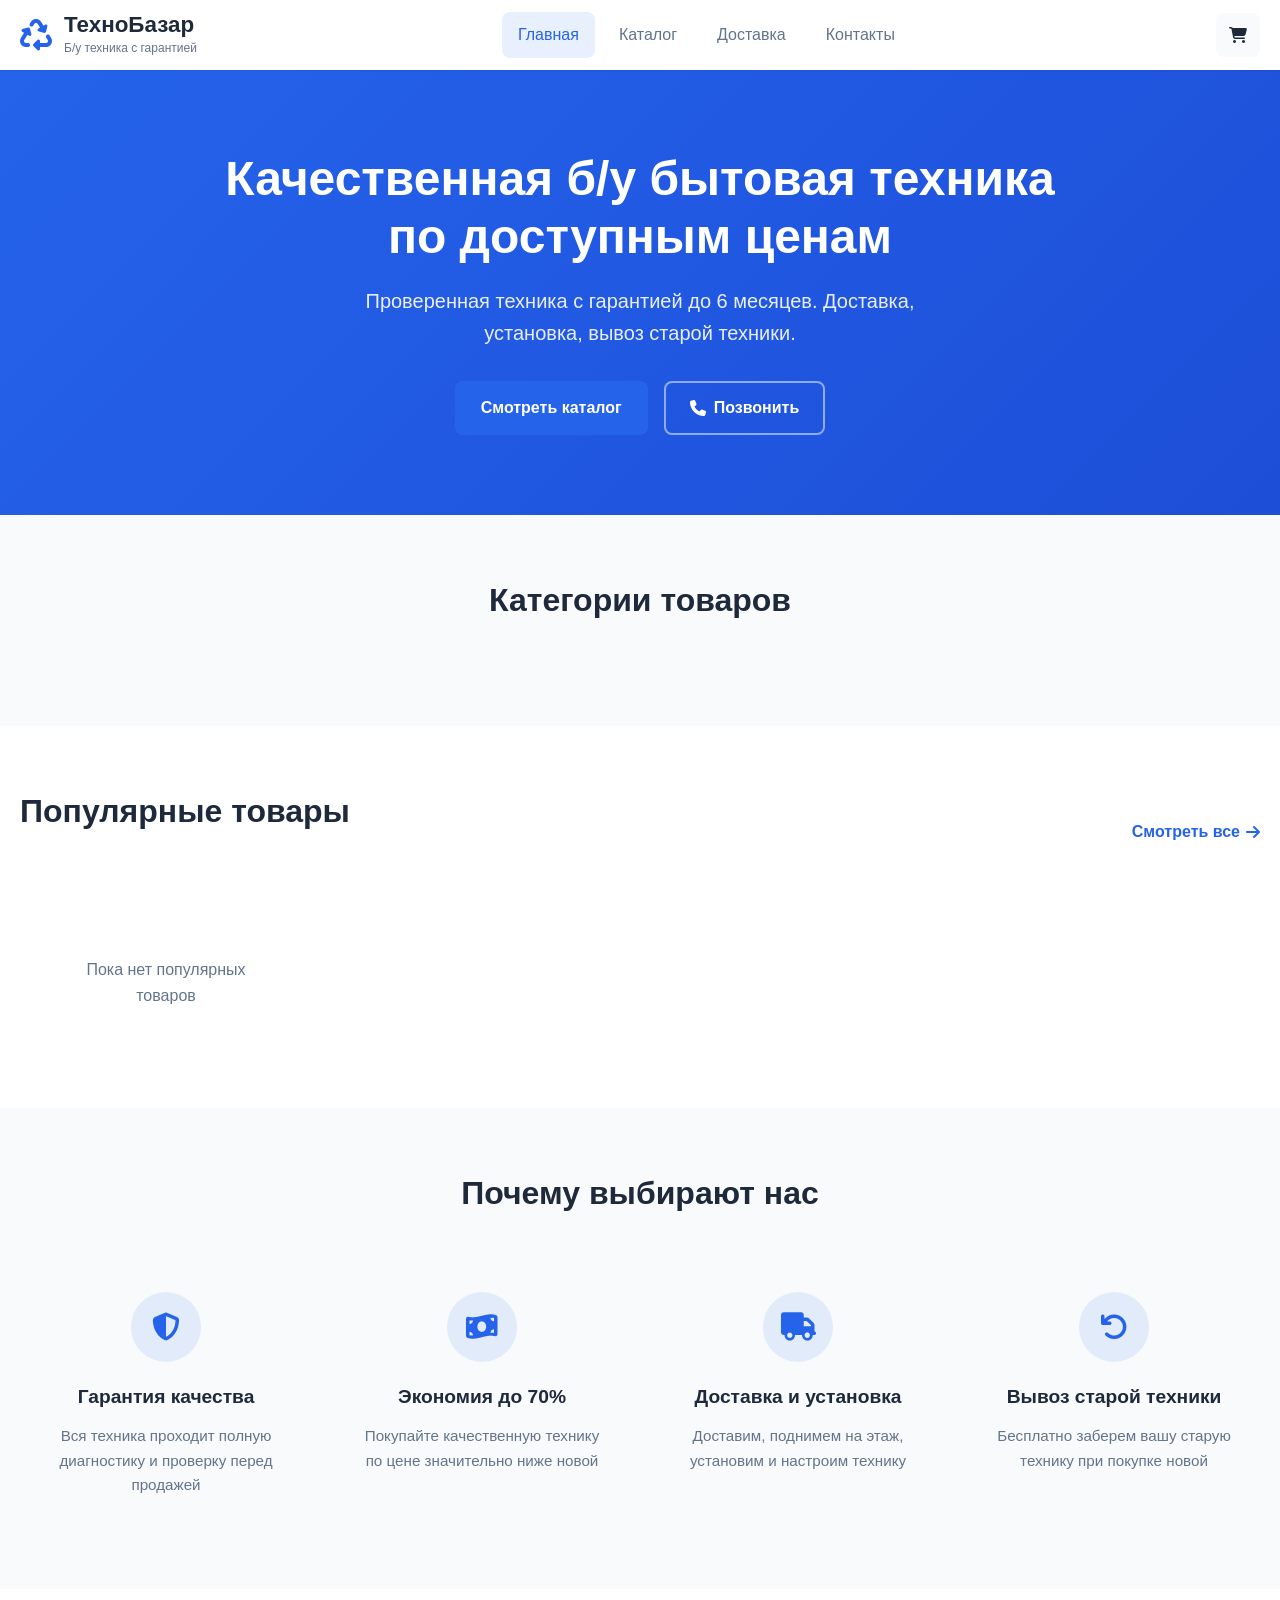
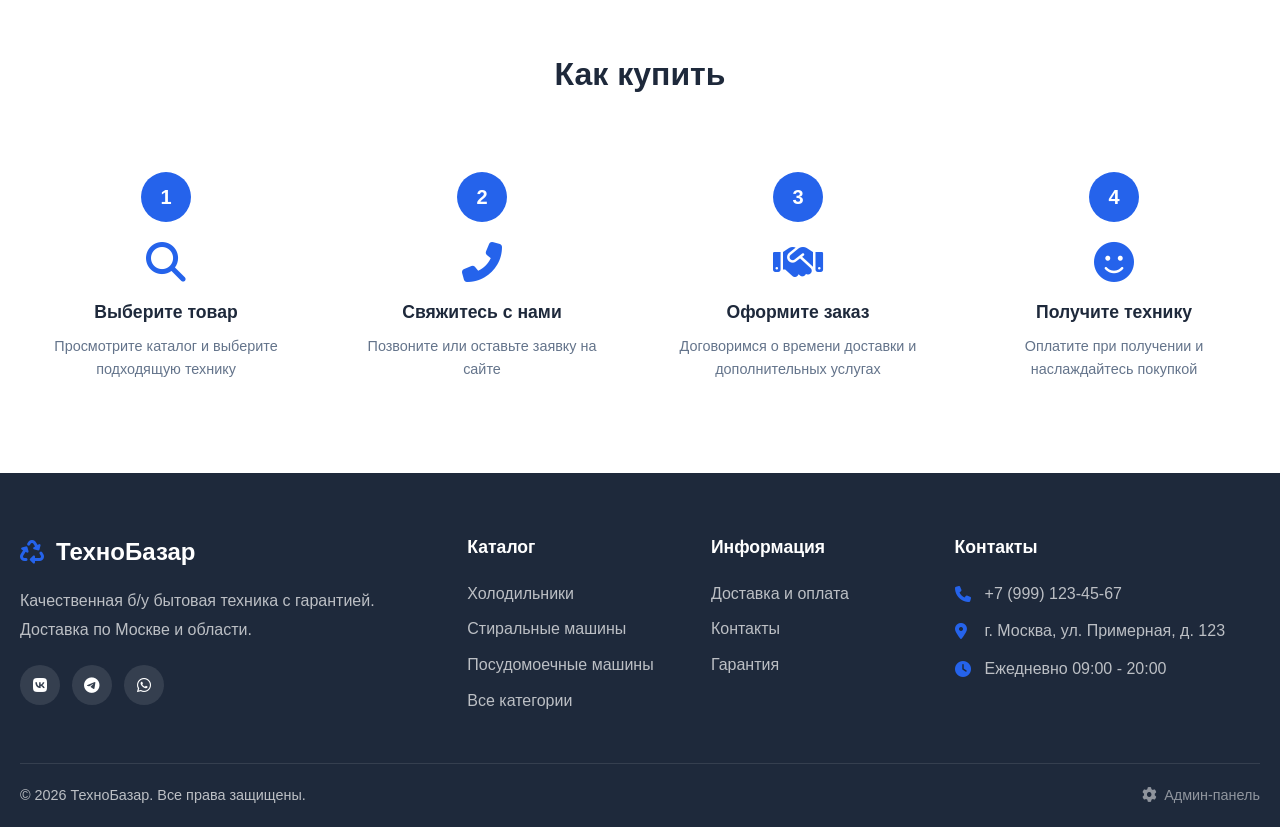
<file: index.html>
<!DOCTYPE html>
<html lang="ru">
<head>
    <meta charset="UTF-8">
    <meta name="viewport" content="width=device-width, initial-scale=1.0">
    <title>ТехноБазар - Б/у бытовая техника с гарантией</title>
    <link rel="icon" type="image/svg+xml" href="images/favicon.svg">
    <link rel="stylesheet" href="css/style.css">
    <link rel="stylesheet" href="https://cdnjs.cloudflare.com/ajax/libs/font-awesome/6.4.0/css/all.min.css">
</head>
<body>
    <!-- Header -->
    <header class="header">
        <div class="container">
            <div class="header-content">
                <a href="index.html" class="logo">
                    <i class="fas fa-recycle"></i>
                    <div class="logo-text">
                        <span class="logo-name">ТехноБазар</span>
                        <span class="logo-tagline">Б/у техника с гарантией</span>
                    </div>
                </a>
                
                <nav class="main-nav" id="mainNav">
                    <a href="index.html" class="active">Главная</a>
                    <a href="catalog.html">Каталог</a>
                    <a href="delivery.html">Доставка</a>
                    <a href="contacts.html">Контакты</a>
                </nav>
                
                <div class="header-actions">
                    <a href="cart.html" class="cart-btn">
                        <i class="fas fa-shopping-cart"></i>
                        <span class="cart-count" id="cartCount">0</span>
                    </a>
                    <button class="mobile-menu-btn" id="mobileMenuBtn">
                        <i class="fas fa-bars"></i>
                    </button>
                </div>
            </div>
        </div>
    </header>

    <!-- Hero Section -->
    <section class="hero">
        <div class="container">
            <div class="hero-content">
                <h1>Качественная б/у бытовая техника<br>по доступным ценам</h1>
                <p>Проверенная техника с гарантией до 6 месяцев. Доставка, установка, вывоз старой техники.</p>
                <div class="hero-buttons">
                    <a href="catalog.html" class="btn btn-primary">Смотреть каталог</a>
                    <a href="tel:+79991234567" class="btn btn-outline">
                        <i class="fas fa-phone"></i> Позвонить
                    </a>
                </div>
            </div>
        </div>
    </section>

    <!-- Categories Section -->
    <section class="categories-section">
        <div class="container">
            <h2 class="section-title">Категории товаров</h2>
            <div class="categories-grid" id="categoriesGrid">
                <!-- Categories will be loaded by JS -->
            </div>
        </div>
    </section>

    <!-- Popular Products Section -->
    <section class="products-section">
        <div class="container">
            <div class="section-header">
                <h2 class="section-title">Популярные товары</h2>
                <a href="catalog.html" class="view-all">Смотреть все <i class="fas fa-arrow-right"></i></a>
            </div>
            <div class="products-grid" id="popularProducts">
                <!-- Products will be loaded by JS -->
            </div>
        </div>
    </section>

    <!-- Features Section -->
    <section class="features-section">
        <div class="container">
            <h2 class="section-title">Почему выбирают нас</h2>
            <div class="features-grid">
                <div class="feature-card">
                    <div class="feature-icon">
                        <i class="fas fa-shield-alt"></i>
                    </div>
                    <h3>Гарантия качества</h3>
                    <p>Вся техника проходит полную диагностику и проверку перед продажей</p>
                </div>
                <div class="feature-card">
                    <div class="feature-icon">
                        <i class="fas fa-money-bill-wave"></i>
                    </div>
                    <h3>Экономия до 70%</h3>
                    <p>Покупайте качественную технику по цене значительно ниже новой</p>
                </div>
                <div class="feature-card">
                    <div class="feature-icon">
                        <i class="fas fa-truck"></i>
                    </div>
                    <h3>Доставка и установка</h3>
                    <p>Доставим, поднимем на этаж, установим и настроим технику</p>
                </div>
                <div class="feature-card">
                    <div class="feature-icon">
                        <i class="fas fa-undo"></i>
                    </div>
                    <h3>Вывоз старой техники</h3>
                    <p>Бесплатно заберем вашу старую технику при покупке новой</p>
                </div>
            </div>
        </div>
    </section>

    <!-- How to Buy Section -->
    <section class="how-to-buy-section">
        <div class="container">
            <h2 class="section-title">Как купить</h2>
            <div class="steps-grid">
                <div class="step-card">
                    <div class="step-number">1</div>
                    <i class="fas fa-search"></i>
                    <h3>Выберите товар</h3>
                    <p>Просмотрите каталог и выберите подходящую технику</p>
                </div>
                <div class="step-card">
                    <div class="step-number">2</div>
                    <i class="fas fa-phone-alt"></i>
                    <h3>Свяжитесь с нами</h3>
                    <p>Позвоните или оставьте заявку на сайте</p>
                </div>
                <div class="step-card">
                    <div class="step-number">3</div>
                    <i class="fas fa-handshake"></i>
                    <h3>Оформите заказ</h3>
                    <p>Договоримся о времени доставки и дополнительных услугах</p>
                </div>
                <div class="step-card">
                    <div class="step-number">4</div>
                    <i class="fas fa-smile"></i>
                    <h3>Получите технику</h3>
                    <p>Оплатите при получении и наслаждайтесь покупкой</p>
                </div>
            </div>
        </div>
    </section>

    <!-- Footer -->
    <footer class="footer">
        <div class="container">
            <div class="footer-content">
                <div class="footer-about">
                    <div class="footer-logo">
                        <i class="fas fa-recycle"></i>
                        <span>ТехноБазар</span>
                    </div>
                    <p>Качественная б/у бытовая техника с гарантией. Доставка по Москве и области.</p>
                    <div class="social-links">
                        <a href="#"><i class="fab fa-vk"></i></a>
                        <a href="#"><i class="fab fa-telegram"></i></a>
                        <a href="#"><i class="fab fa-whatsapp"></i></a>
                    </div>
                </div>
                <div class="footer-links">
                    <h4>Каталог</h4>
                    <ul>
                        <li><a href="catalog.html?category=refrigerators">Холодильники</a></li>
                        <li><a href="catalog.html?category=washing-machines">Стиральные машины</a></li>
                        <li><a href="catalog.html?category=dishwashers">Посудомоечные машины</a></li>
                        <li><a href="catalog.html">Все категории</a></li>
                    </ul>
                </div>
                <div class="footer-links">
                    <h4>Информация</h4>
                    <ul>
                        <li><a href="delivery.html">Доставка и оплата</a></li>
                        <li><a href="contacts.html">Контакты</a></li>
                        <li><a href="warranty.html">Гарантия</a></li>
                    </ul>
                </div>
                <div class="footer-contacts">
                    <h4>Контакты</h4>
                    <p><i class="fas fa-phone"></i> <span id="footerPhone">+7 (999) 123-45-67</span></p>
                    <p><i class="fas fa-map-marker-alt"></i> <span id="footerAddress">г. Москва, ул. Примерная, д. 123</span></p>
                    <p><i class="fas fa-clock"></i> Ежедневно 09:00 - 20:00</p>
                </div>
            </div>
            <div class="footer-bottom">
                <p>&copy; 2026 ТехноБазар. Все права защищены.</p>
                <a href="admin/" class="admin-link"><i class="fas fa-cog"></i> Админ-панель</a>
            </div>
        </div>
    </footer>

    <script src="js/data.js"></script>
    <script src="js/cart.js"></script>
    <script src="js/main.js"></script>
</body>
</html>
</file>
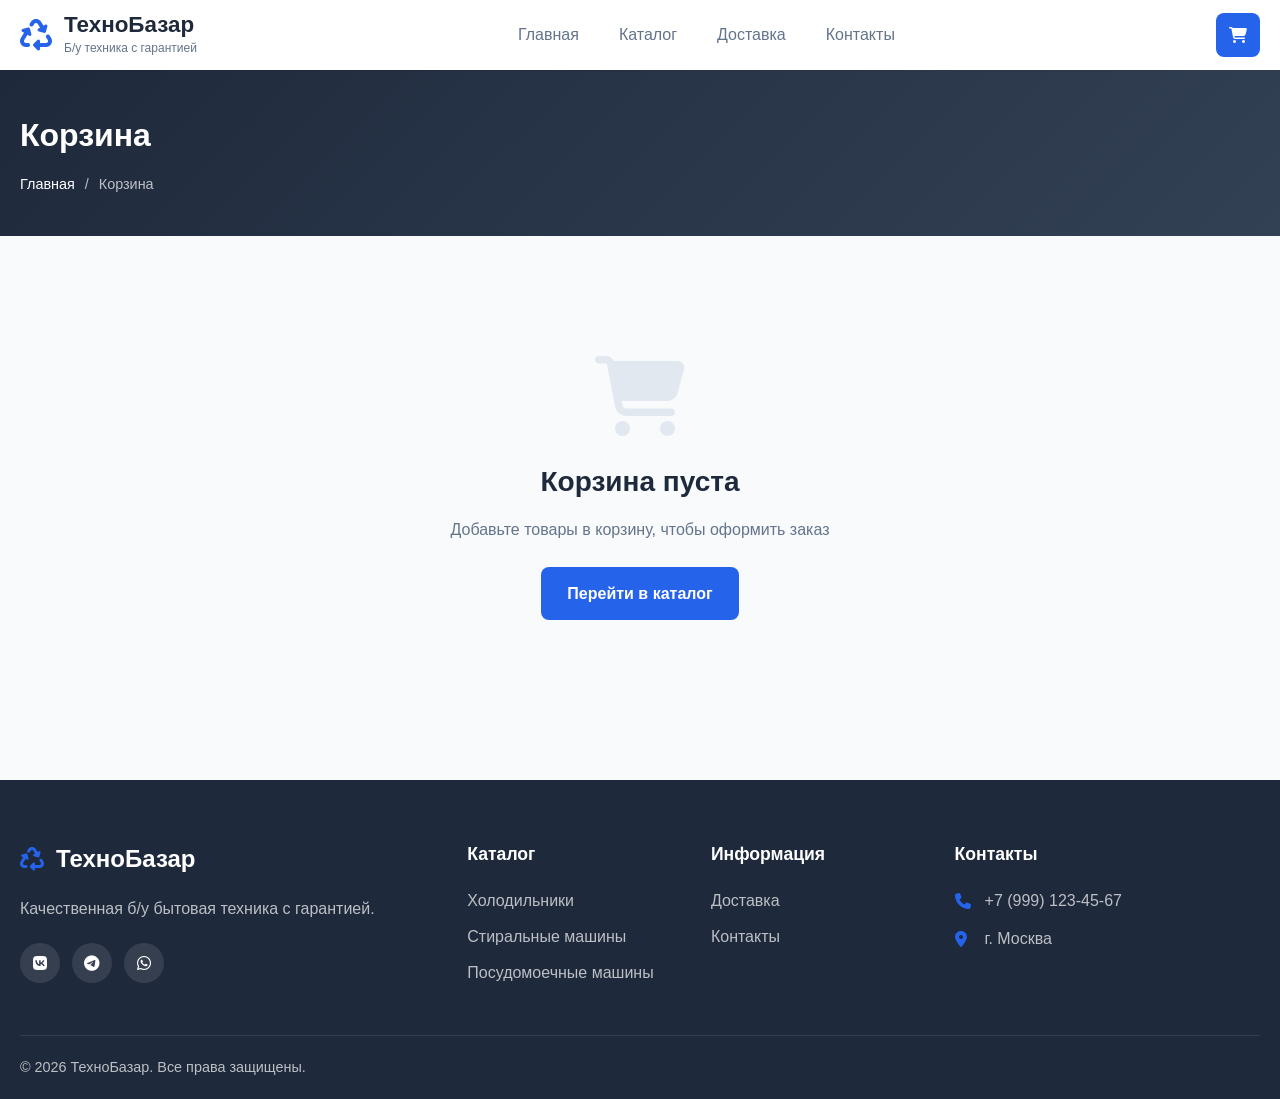
<file: cart.html>
<!DOCTYPE html>
<html lang="ru">
<head>
    <meta charset="UTF-8">
    <meta name="viewport" content="width=device-width, initial-scale=1.0">
    <title>Корзина - ТехноБазар</title>
    <link rel="icon" type="image/svg+xml" href="images/favicon.svg">
    <link rel="stylesheet" href="css/style.css">
    <link rel="stylesheet" href="https://cdnjs.cloudflare.com/ajax/libs/font-awesome/6.4.0/css/all.min.css">
</head>
<body>
    <!-- Header -->
    <header class="header">
        <div class="container">
            <div class="header-content">
                <a href="index.html" class="logo">
                    <i class="fas fa-recycle"></i>
                    <div class="logo-text">
                        <span class="logo-name">ТехноБазар</span>
                        <span class="logo-tagline">Б/у техника с гарантией</span>
                    </div>
                </a>
                
                <nav class="main-nav" id="mainNav">
                    <a href="index.html">Главная</a>
                    <a href="catalog.html">Каталог</a>
                    <a href="delivery.html">Доставка</a>
                    <a href="contacts.html">Контакты</a>
                </nav>
                
                <div class="header-actions">
                    <a href="cart.html" class="cart-btn active">
                        <i class="fas fa-shopping-cart"></i>
                        <span class="cart-count" id="cartCount">0</span>
                    </a>
                    <button class="mobile-menu-btn" id="mobileMenuBtn">
                        <i class="fas fa-bars"></i>
                    </button>
                </div>
            </div>
        </div>
    </header>

    <!-- Page Header -->
    <section class="page-header">
        <div class="container">
            <h1>Корзина</h1>
            <nav class="breadcrumbs">
                <a href="index.html">Главная</a>
                <span>/</span>
                <span>Корзина</span>
            </nav>
        </div>
    </section>

    <!-- Cart Section -->
    <section class="cart-section">
        <div class="container">
            <div class="cart-empty" id="cartEmpty">
                <i class="fas fa-shopping-cart"></i>
                <h2>Корзина пуста</h2>
                <p>Добавьте товары в корзину, чтобы оформить заказ</p>
                <a href="catalog.html" class="btn btn-primary">Перейти в каталог</a>
            </div>
            
            <div class="cart-content" id="cartContent" style="display: none;">
                <div class="cart-layout">
                    <!-- Cart Items -->
                    <div class="cart-items-area">
                        <div class="cart-items" id="cartItems">
                            <!-- Cart items loaded by JS -->
                        </div>
                        
                        <div class="cart-actions">
                            <a href="catalog.html" class="btn btn-outline">
                                <i class="fas fa-arrow-left"></i> Продолжить покупки
                            </a>
                            <button class="btn btn-text" id="clearCart">
                                <i class="fas fa-trash"></i> Очистить корзину
                            </button>
                        </div>
                    </div>
                    
                    <!-- Order Summary -->
                    <div class="cart-summary">
                        <h3>Ваш заказ</h3>
                        
                        <div class="summary-row">
                            <span>Товары (<span id="summaryCount">0</span>)</span>
                            <span id="summarySubtotal">0 ₽</span>
                        </div>
                        
                        <div class="delivery-calculator">
                            <h4><i class="fas fa-truck"></i> Расчет доставки</h4>
                            
                            <div class="calc-field">
                                <label>Расстояние (км)</label>
                                <input type="number" id="deliveryDistance" placeholder="Например: 15" min="0">
                            </div>
                            
                            <div class="calc-field">
                                <label>Этаж</label>
                                <input type="number" id="deliveryFloor" placeholder="Например: 5" min="1" value="1">
                            </div>
                            
                            <div class="calc-field checkbox">
                                <label>
                                    <input type="checkbox" id="hasElevator" checked>
                                    <span>Есть лифт</span>
                                </label>
                            </div>
                            
                            <div class="calc-field checkbox">
                                <label>
                                    <input type="checkbox" id="needAssembly">
                                    <span>Нужна сборка/установка</span>
                                </label>
                            </div>
                            
                            <button class="btn btn-outline btn-sm btn-block" id="calculateDelivery">
                                Рассчитать
                            </button>
                            
                            <div class="delivery-result" id="deliveryResult" style="display: none;">
                                <div class="summary-row">
                                    <span>Доставка:</span>
                                    <span id="deliveryPrice">0 ₽</span>
                                </div>
                                <div class="summary-row" id="floorRow" style="display: none;">
                                    <span>Подъем без лифта:</span>
                                    <span id="floorPrice">0 ₽</span>
                                </div>
                                <div class="summary-row" id="assemblyRow" style="display: none;">
                                    <span>Сборка/установка:</span>
                                    <span id="assemblyPrice">0 ₽</span>
                                </div>
                            </div>
                        </div>
                        
                        <div class="summary-row summary-total">
                            <span>Итого:</span>
                            <span id="summaryTotal">0 ₽</span>
                        </div>
                        
                        <div class="payment-info">
                            <i class="fas fa-info-circle"></i>
                            <p>Оплата наличными или картой при получении</p>
                        </div>
                    </div>
                </div>
                
                <!-- Checkout Form -->
                <div class="checkout-section">
                    <h2>Оформление заказа</h2>
                    <form class="checkout-form" id="checkoutForm">
                        <div class="form-row">
                            <div class="form-group">
                                <label for="customerName">Ваше имя *</label>
                                <input type="text" id="customerName" required placeholder="Иван Иванов">
                            </div>
                            <div class="form-group">
                                <label for="customerPhone">Телефон *</label>
                                <input type="tel" id="customerPhone" required placeholder="+7 (999) 123-45-67">
                            </div>
                        </div>
                        
                        <div class="form-group">
                            <label for="customerEmail">Email</label>
                            <input type="email" id="customerEmail" placeholder="email@example.com">
                        </div>
                        
                        <div class="form-group">
                            <label for="deliveryAddress">Адрес доставки *</label>
                            <textarea id="deliveryAddress" rows="3" required placeholder="Город, улица, дом, квартира"></textarea>
                        </div>
                        
                        <div class="form-group">
                            <label for="orderComment">Комментарий к заказу</label>
                            <textarea id="orderComment" rows="3" placeholder="Время доставки, пожелания и т.д."></textarea>
                        </div>
                        
                        <div class="form-group checkbox">
                            <label>
                                <input type="checkbox" required>
                                <span>Я согласен на обработку персональных данных *</span>
                            </label>
                        </div>
                        
                        <button type="submit" class="btn btn-primary btn-lg btn-block">
                            <i class="fas fa-check"></i> Оформить заказ
                        </button>
                    </form>
                </div>
            </div>
        </div>
    </section>

    <!-- Order Success Modal -->
    <div class="modal" id="orderModal">
        <div class="modal-content">
            <div class="modal-success">
                <i class="fas fa-check-circle"></i>
                <h2>Заказ оформлен!</h2>
                <p>Спасибо за ваш заказ. Наш менеджер свяжется с вами в ближайшее время для подтверждения.</p>
                <p class="order-number">Номер заказа: <span id="orderNumber">#12345</span></p>
                <a href="catalog.html" class="btn btn-primary">Вернуться в каталог</a>
            </div>
        </div>
    </div>

    <!-- Footer -->
    <footer class="footer">
        <div class="container">
            <div class="footer-content">
                <div class="footer-about">
                    <div class="footer-logo">
                        <i class="fas fa-recycle"></i>
                        <span>ТехноБазар</span>
                    </div>
                    <p>Качественная б/у бытовая техника с гарантией.</p>
                    <div class="social-links">
                        <a href="#"><i class="fab fa-vk"></i></a>
                        <a href="#"><i class="fab fa-telegram"></i></a>
                        <a href="#"><i class="fab fa-whatsapp"></i></a>
                    </div>
                </div>
                <div class="footer-links">
                    <h4>Каталог</h4>
                    <ul>
                        <li><a href="catalog.html?category=refrigerators">Холодильники</a></li>
                        <li><a href="catalog.html?category=washing-machines">Стиральные машины</a></li>
                        <li><a href="catalog.html?category=dishwashers">Посудомоечные машины</a></li>
                    </ul>
                </div>
                <div class="footer-links">
                    <h4>Информация</h4>
                    <ul>
                        <li><a href="delivery.html">Доставка</a></li>
                        <li><a href="contacts.html">Контакты</a></li>
                    </ul>
                </div>
                <div class="footer-contacts">
                    <h4>Контакты</h4>
                    <p><i class="fas fa-phone"></i> +7 (999) 123-45-67</p>
                    <p><i class="fas fa-map-marker-alt"></i> г. Москва</p>
                </div>
            </div>
            <div class="footer-bottom">
                <p>&copy; 2026 ТехноБазар. Все права защищены.</p>
            </div>
        </div>
    </footer>

    <script src="js/data.js"></script>
    <script src="js/cart.js"></script>
    <script src="js/checkout.js"></script>
</body>
</html>
</file>
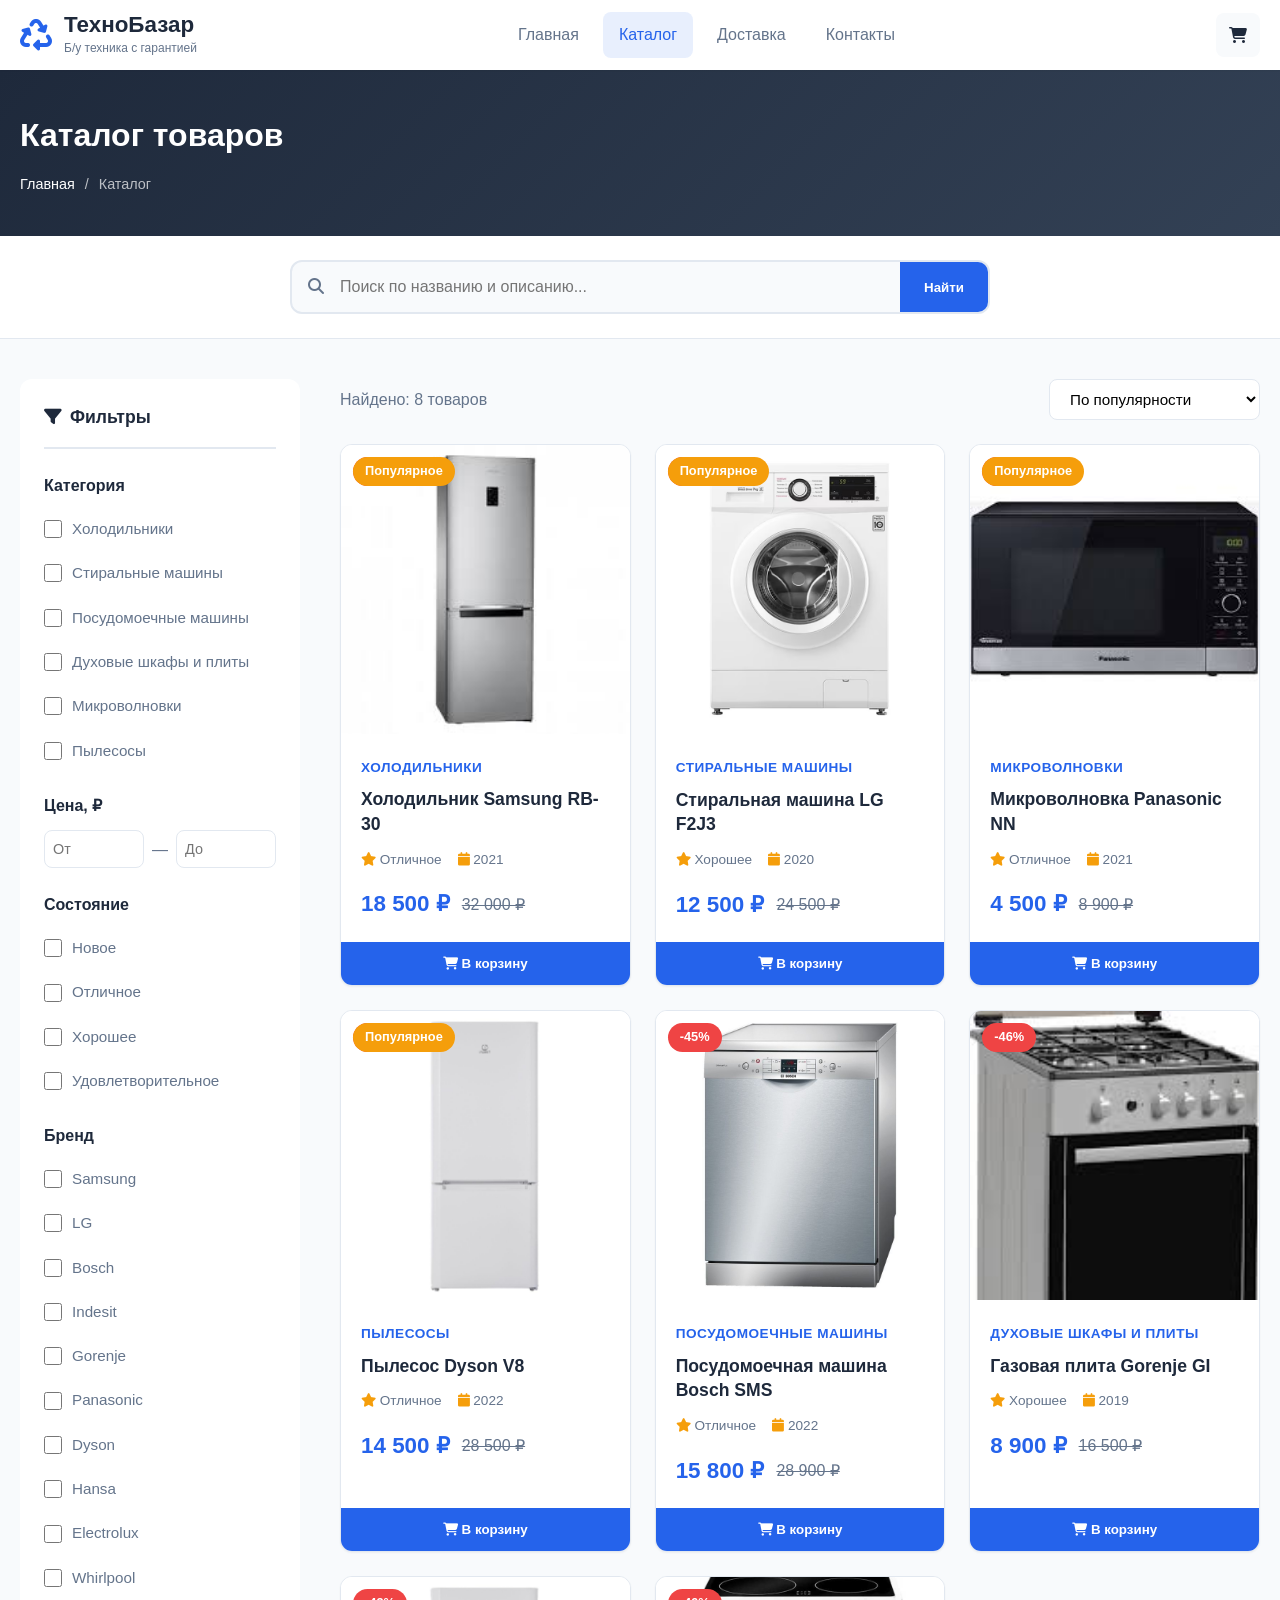
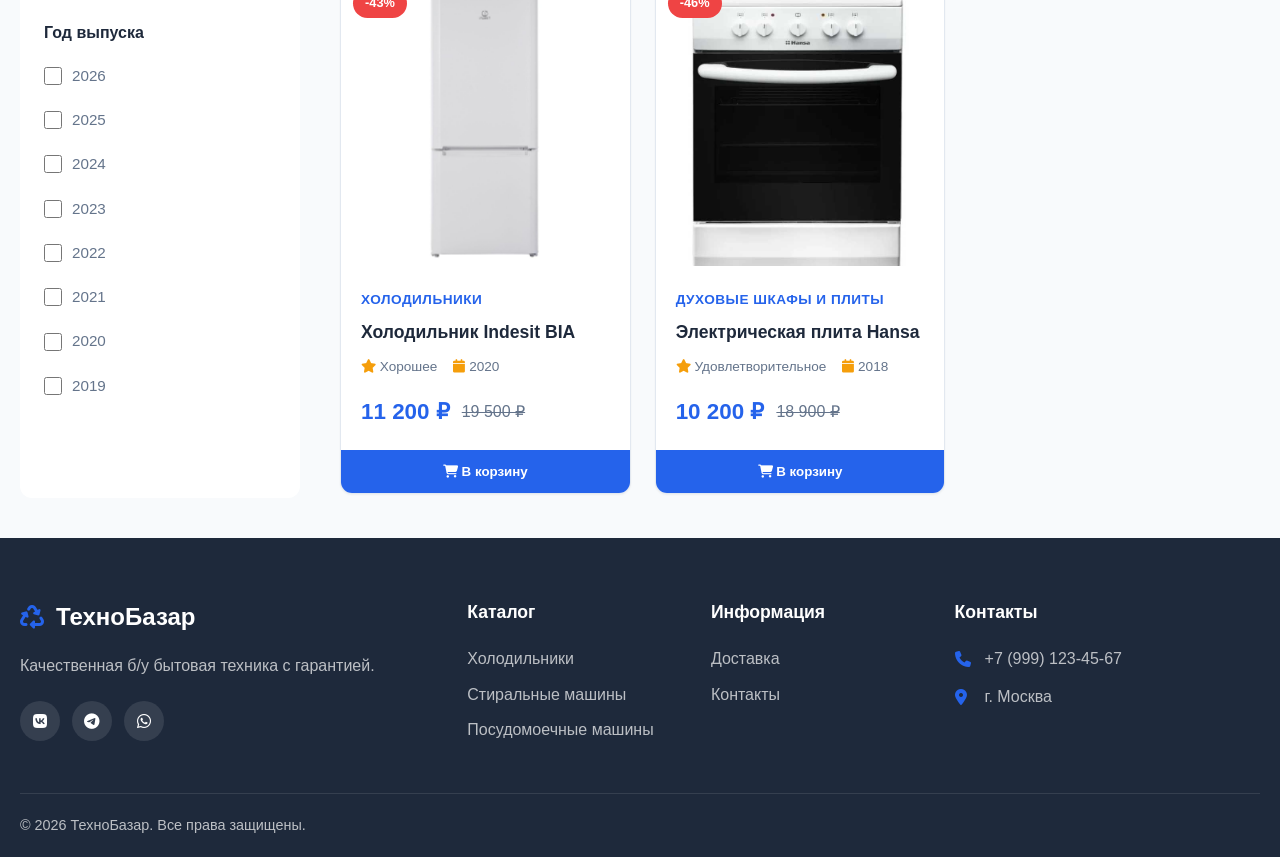
<file: catalog.html>
<!DOCTYPE html>
<html lang="ru">
<head>
    <meta charset="UTF-8">
    <meta name="viewport" content="width=device-width, initial-scale=1.0">
    <title>Каталог - ТехноБазар</title>
    <link rel="icon" type="image/svg+xml" href="images/favicon.svg">
    <link rel="stylesheet" href="css/style.css">
    <link rel="stylesheet" href="https://cdnjs.cloudflare.com/ajax/libs/font-awesome/6.4.0/css/all.min.css">
</head>
<body>
    <!-- Header -->
    <header class="header">
        <div class="container">
            <div class="header-content">
                <a href="index.html" class="logo">
                    <i class="fas fa-recycle"></i>
                    <div class="logo-text">
                        <span class="logo-name">ТехноБазар</span>
                        <span class="logo-tagline">Б/у техника с гарантией</span>
                    </div>
                </a>
                
                <nav class="main-nav" id="mainNav">
                    <a href="index.html">Главная</a>
                    <a href="catalog.html" class="active">Каталог</a>
                    <a href="delivery.html">Доставка</a>
                    <a href="contacts.html">Контакты</a>
                </nav>
                
                <div class="header-actions">
                    <a href="cart.html" class="cart-btn">
                        <i class="fas fa-shopping-cart"></i>
                        <span class="cart-count" id="cartCount">0</span>
                    </a>
                    <button class="mobile-menu-btn" id="mobileMenuBtn">
                        <i class="fas fa-bars"></i>
                    </button>
                </div>
            </div>
        </div>
    </header>

    <!-- Page Header -->
    <section class="page-header">
        <div class="container">
            <h1>Каталог товаров</h1>
            <nav class="breadcrumbs">
                <a href="index.html">Главная</a>
                <span>/</span>
                <span>Каталог</span>
            </nav>
        </div>
    </section>

    <!-- Search Section -->
    <section class="search-section">
        <div class="container">
            <div class="search-box">
                <i class="fas fa-search"></i>
                <input type="text" id="searchInput" placeholder="Поиск по названию и описанию...">
                <button class="search-btn" id="searchBtn">Найти</button>
            </div>
        </div>
    </section>

    <!-- Catalog Section -->
    <section class="catalog-section">
        <div class="container">
            <div class="catalog-layout">
                <!-- Sidebar Filters -->
                <aside class="filters-sidebar" id="filtersSidebar">
                    <div class="filters-header">
                        <h3><i class="fas fa-filter"></i> Фильтры</h3>
                        <button class="close-filters" id="closeFilters">
                            <i class="fas fa-times"></i>
                        </button>
                    </div>
                    
                    <!-- Category Filter -->
                    <div class="filter-group">
                        <h4 class="filter-title">Категория</h4>
                        <div class="filter-options" id="categoryFilter">
                            <!-- Generated by JS -->
                        </div>
                    </div>
                    
                    <!-- Price Filter -->
                    <div class="filter-group">
                        <h4 class="filter-title">Цена, ₽</h4>
                        <div class="price-range">
                            <input type="number" id="priceMin" placeholder="От" min="0">
                            <span>—</span>
                            <input type="number" id="priceMax" placeholder="До" min="0">
                        </div>
                    </div>
                    
                    <!-- Condition Filter -->
                    <div class="filter-group">
                        <h4 class="filter-title">Состояние</h4>
                        <div class="filter-options" id="conditionFilter">
                            <!-- Generated by JS -->
                        </div>
                    </div>
                    
                    <!-- Brand Filter -->
                    <div class="filter-group">
                        <h4 class="filter-title">Бренд</h4>
                        <div class="filter-options" id="brandFilter">
                            <!-- Generated by JS -->
                        </div>
                    </div>
                    
                    <!-- Year Filter -->
                    <div class="filter-group">
                        <h4 class="filter-title">Год выпуска</h4>
                        <div class="filter-options" id="yearFilter">
                            <!-- Generated by JS -->
                        </div>
                    </div>
                    
                    <button class="btn btn-outline btn-block" id="resetFilters">Сбросить фильтры</button>
                </aside>
                
                <!-- Products Area -->
                <div class="products-area">
                    <div class="products-toolbar">
                        <button class="filters-toggle" id="filtersToggle">
                            <i class="fas fa-filter"></i> Фильтры
                        </button>
                        <div class="products-count">
                            Найдено: <span id="productsCount">0</span> товаров
                        </div>
                        <div class="sort-select">
                            <select id="sortSelect">
                                <option value="popular">По популярности</option>
                                <option value="price-asc">Цена: по возрастанию</option>
                                <option value="price-desc">Цена: по убыванию</option>
                                <option value="newest">Сначала новые</option>
                            </select>
                        </div>
                    </div>
                    
                    <div class="products-grid" id="productsGrid">
                        <!-- Products generated by JS -->
                    </div>
                    
                    <div class="no-results" id="noResults" style="display: none;">
                        <i class="fas fa-search"></i>
                        <h3>Товары не найдены</h3>
                        <p>Попробуйте изменить параметры поиска или фильтры</p>
                        <button class="btn btn-primary" id="clearFiltersBtn">Сбросить фильтры</button>
                    </div>
                </div>
            </div>
        </div>
    </section>

    <!-- Footer -->
    <footer class="footer">
        <div class="container">
            <div class="footer-content">
                <div class="footer-about">
                    <div class="footer-logo">
                        <i class="fas fa-recycle"></i>
                        <span>ТехноБазар</span>
                    </div>
                    <p>Качественная б/у бытовая техника с гарантией.</p>
                    <div class="social-links">
                        <a href="#"><i class="fab fa-vk"></i></a>
                        <a href="#"><i class="fab fa-telegram"></i></a>
                        <a href="#"><i class="fab fa-whatsapp"></i></a>
                    </div>
                </div>
                <div class="footer-links">
                    <h4>Каталог</h4>
                    <ul>
                        <li><a href="catalog.html?category=refrigerators">Холодильники</a></li>
                        <li><a href="catalog.html?category=washing-machines">Стиральные машины</a></li>
                        <li><a href="catalog.html?category=dishwashers">Посудомоечные машины</a></li>
                    </ul>
                </div>
                <div class="footer-links">
                    <h4>Информация</h4>
                    <ul>
                        <li><a href="delivery.html">Доставка</a></li>
                        <li><a href="contacts.html">Контакты</a></li>
                    </ul>
                </div>
                <div class="footer-contacts">
                    <h4>Контакты</h4>
                    <p><i class="fas fa-phone"></i> +7 (999) 123-45-67</p>
                    <p><i class="fas fa-map-marker-alt"></i> г. Москва</p>
                </div>
            </div>
            <div class="footer-bottom">
                <p>&copy; 2026 ТехноБазар. Все права защищены.</p>
            </div>
        </div>
    </footer>

    <script src="js/data.js"></script>
    <script src="js/cart.js"></script>
    <script src="js/catalog.js"></script>
</body>
</html>
</file>
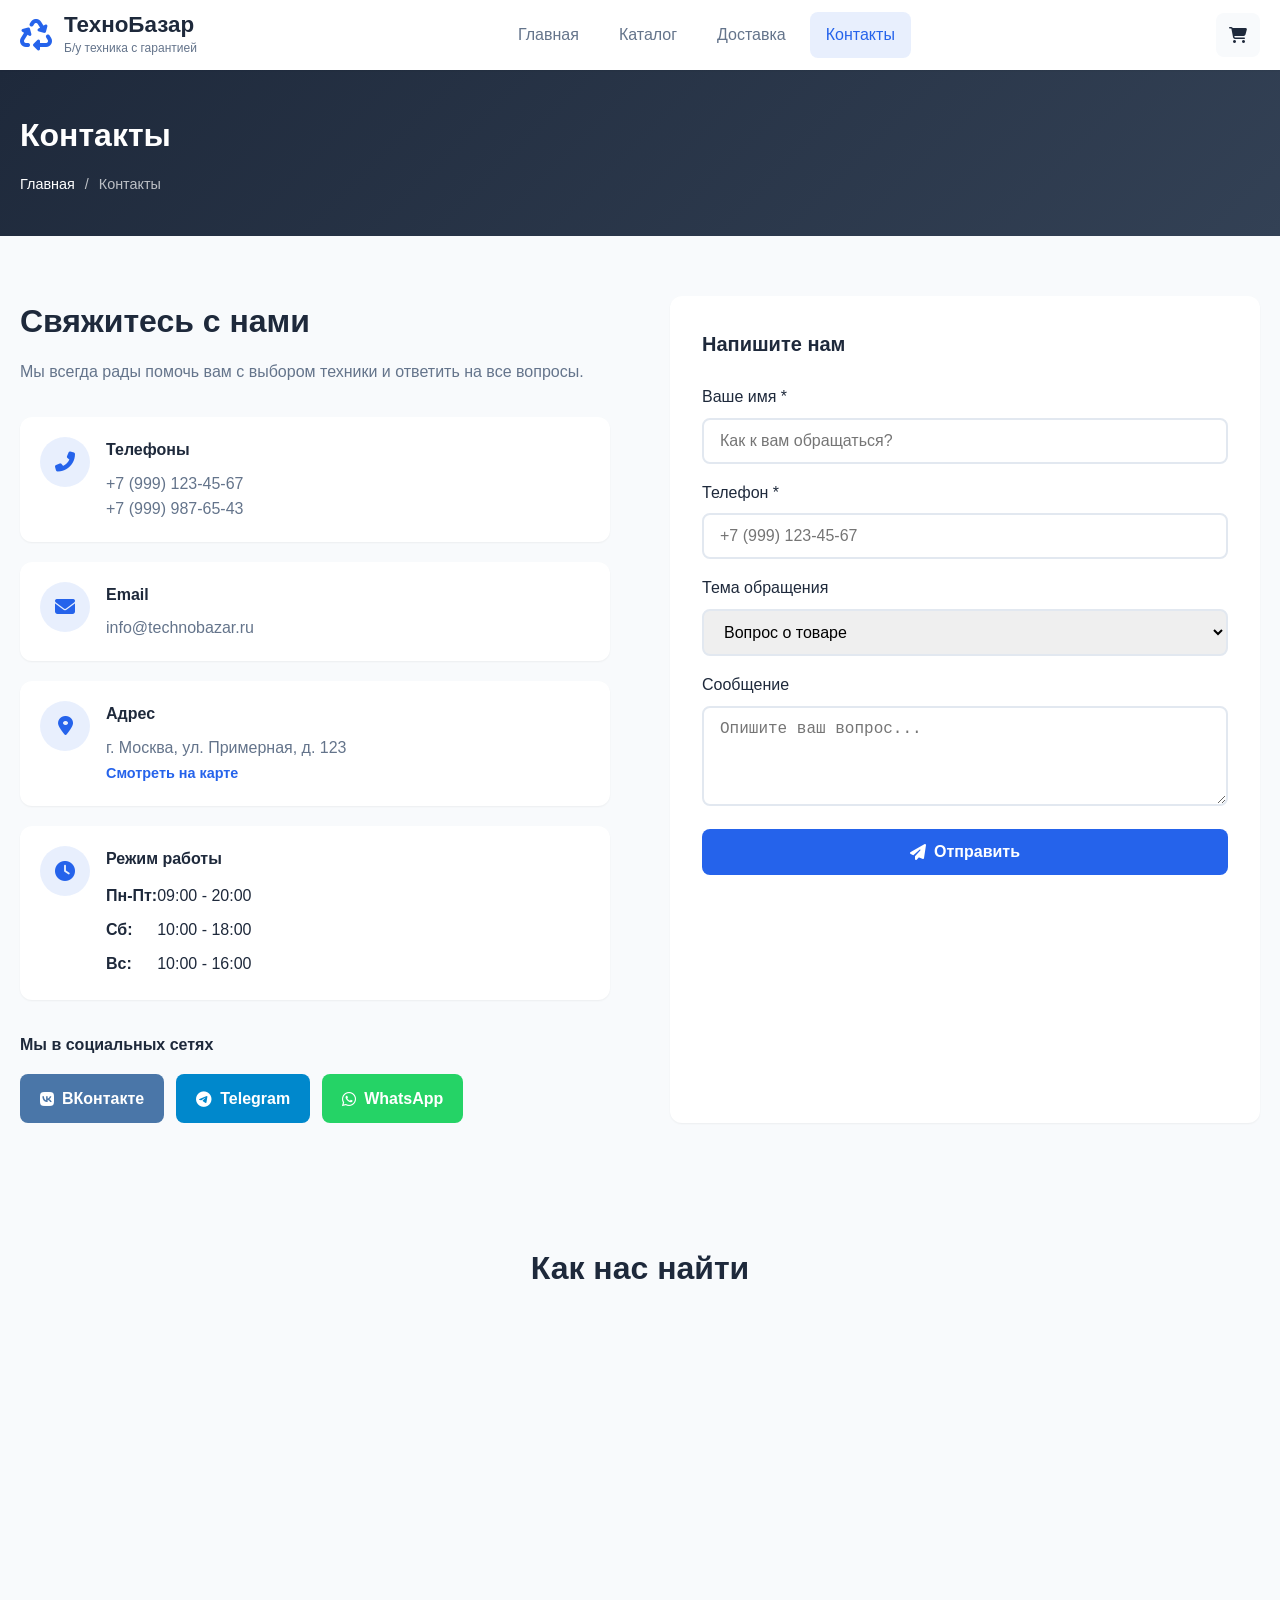
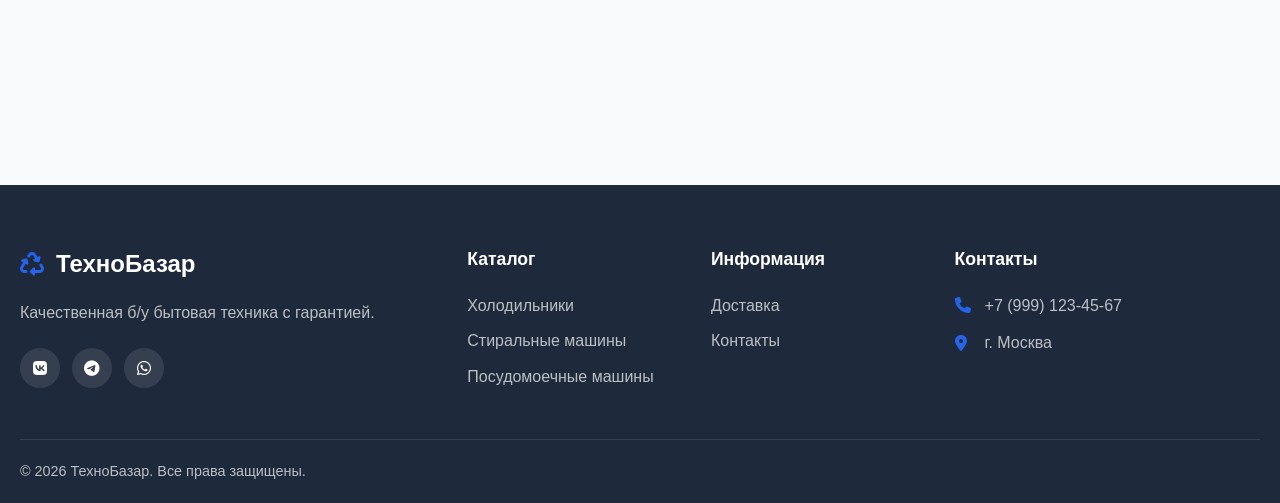
<file: contacts.html>
<!DOCTYPE html>
<html lang="ru">
<head>
    <meta charset="UTF-8">
    <meta name="viewport" content="width=device-width, initial-scale=1.0">
    <title>Контакты - ТехноБазар</title>
    <link rel="icon" type="image/svg+xml" href="images/favicon.svg">
    <link rel="stylesheet" href="css/style.css">
    <link rel="stylesheet" href="https://cdnjs.cloudflare.com/ajax/libs/font-awesome/6.4.0/css/all.min.css">
</head>
<body>
    <!-- Header -->
    <header class="header">
        <div class="container">
            <div class="header-content">
                <a href="index.html" class="logo">
                    <i class="fas fa-recycle"></i>
                    <div class="logo-text">
                        <span class="logo-name">ТехноБазар</span>
                        <span class="logo-tagline">Б/у техника с гарантией</span>
                    </div>
                </a>
                
                <nav class="main-nav" id="mainNav">
                    <a href="index.html">Главная</a>
                    <a href="catalog.html">Каталог</a>
                    <a href="delivery.html">Доставка</a>
                    <a href="contacts.html" class="active">Контакты</a>
                </nav>
                
                <div class="header-actions">
                    <a href="cart.html" class="cart-btn">
                        <i class="fas fa-shopping-cart"></i>
                        <span class="cart-count" id="cartCount">0</span>
                    </a>
                    <button class="mobile-menu-btn" id="mobileMenuBtn">
                        <i class="fas fa-bars"></i>
                    </button>
                </div>
            </div>
        </div>
    </header>

    <!-- Page Header -->
    <section class="page-header">
        <div class="container">
            <h1>Контакты</h1>
            <nav class="breadcrumbs">
                <a href="index.html">Главная</a>
                <span>/</span>
                <span>Контакты</span>
            </nav>
        </div>
    </section>

    <!-- Contacts Section -->
    <section class="contacts-section">
        <div class="container">
            <div class="contacts-layout">
                <!-- Contact Info -->
                <div class="contact-info">
                    <h2>Свяжитесь с нами</h2>
                    <p>Мы всегда рады помочь вам с выбором техники и ответить на все вопросы.</p>
                    
                    <div class="contact-cards">
                        <div class="contact-card">
                            <div class="contact-icon">
                                <i class="fas fa-phone-alt"></i>
                            </div>
                            <div class="contact-details">
                                <h4>Телефоны</h4>
                                <p><a href="tel:+79991234567" id="contactPhone">+7 (999) 123-45-67</a></p>
                                <p><a href="tel:+79999876543" id="contactPhone2">+7 (999) 987-65-43</a></p>
                            </div>
                        </div>
                        
                        <div class="contact-card">
                            <div class="contact-icon">
                                <i class="fas fa-envelope"></i>
                            </div>
                            <div class="contact-details">
                                <h4>Email</h4>
                                <p><a href="mailto:info@technobazar.ru" id="contactEmail">info@technobazar.ru</a></p>
                            </div>
                        </div>
                        
                        <div class="contact-card">
                            <div class="contact-icon">
                                <i class="fas fa-map-marker-alt"></i>
                            </div>
                            <div class="contact-details">
                                <h4>Адрес</h4>
                                <p id="contactAddress">г. Москва, ул. Примерная, д. 123</p>
                                <a href="#map" class="map-link">Смотреть на карте</a>
                            </div>
                        </div>
                        
                        <div class="contact-card">
                            <div class="contact-icon">
                                <i class="fas fa-clock"></i>
                            </div>
                            <div class="contact-details">
                                <h4>Режим работы</h4>
                                <ul class="working-hours" id="workingHours">
                                    <li><span>Пн-Пт:</span> 09:00 - 20:00</li>
                                    <li><span>Сб:</span> 10:00 - 18:00</li>
                                    <li><span>Вс:</span> 10:00 - 16:00</li>
                                </ul>
                            </div>
                        </div>
                    </div>
                    
                    <div class="social-block">
                        <h4>Мы в социальных сетях</h4>
                        <div class="social-links-large">
                            <a href="#" class="social-link vk" id="socialVk">
                                <i class="fab fa-vk"></i>
                                <span>ВКонтакте</span>
                            </a>
                            <a href="#" class="social-link telegram" id="socialTelegram">
                                <i class="fab fa-telegram"></i>
                                <span>Telegram</span>
                            </a>
                            <a href="#" class="social-link whatsapp" id="socialWhatsapp">
                                <i class="fab fa-whatsapp"></i>
                                <span>WhatsApp</span>
                            </a>
                        </div>
                    </div>
                </div>
                
                <!-- Contact Form -->
                <div class="contact-form-wrapper">
                    <h3>Напишите нам</h3>
                    <form class="contact-form" id="contactForm">
                        <div class="form-group">
                            <label for="contactName">Ваше имя *</label>
                            <input type="text" id="contactName" required placeholder="Как к вам обращаться?">
                        </div>
                        
                        <div class="form-group">
                            <label for="contactPhoneInput">Телефон *</label>
                            <input type="tel" id="contactPhoneInput" required placeholder="+7 (999) 123-45-67">
                        </div>
                        
                        <div class="form-group">
                            <label for="contactSubject">Тема обращения</label>
                            <select id="contactSubject">
                                <option value="question">Вопрос о товаре</option>
                                <option value="order">Оформление заказа</option>
                                <option value="delivery">Доставка</option>
                                <option value="other">Другое</option>
                            </select>
                        </div>
                        
                        <div class="form-group">
                            <label for="contactMessage">Сообщение</label>
                            <textarea id="contactMessage" rows="4" placeholder="Опишите ваш вопрос..."></textarea>
                        </div>
                        
                        <button type="submit" class="btn btn-primary btn-block">
                            <i class="fas fa-paper-plane"></i> Отправить
                        </button>
                    </form>
                </div>
            </div>
        </div>
    </section>

    <!-- Map Section -->
    <section class="map-section" id="map">
        <div class="container">
            <h2 class="section-title">Как нас найти</h2>
        </div>
        <div class="map-container">
            <iframe 
                src="https://www.google.com/maps/embed?pb=!1m18!1m12!1m3!1d2245.371756797787!2d37.6173!3d55.7558!2m3!1f0!2f0!3f0!3m2!1i1024!2i768!4f13.1!3m3!1m2!1s0x0%3A0x0!2zNTXCsDQ1JzIwLjkiTiAzN8KwMzcnMDIuMyJF!5e0!3m2!1sru!2sru!4v1600000000000!5m2!1sru!2sru"
                width="100%" 
                height="450" 
                style="border:0;" 
                allowfullscreen="" 
                loading="lazy"
                id="googleMap">
            </iframe>
        </div>
    </section>

    <!-- Success Modal -->
    <div class="modal" id="contactModal">
        <div class="modal-content">
            <div class="modal-success">
                <i class="fas fa-check-circle"></i>
                <h2>Сообщение отправлено!</h2>
                <p>Спасибо за обращение. Мы свяжемся с вами в ближайшее время.</p>
                <button class="btn btn-primary" onclick="closeModal()">Закрыть</button>
            </div>
        </div>
    </div>

    <!-- Footer -->
    <footer class="footer">
        <div class="container">
            <div class="footer-content">
                <div class="footer-about">
                    <div class="footer-logo">
                        <i class="fas fa-recycle"></i>
                        <span>ТехноБазар</span>
                    </div>
                    <p>Качественная б/у бытовая техника с гарантией.</p>
                    <div class="social-links">
                        <a href="#"><i class="fab fa-vk"></i></a>
                        <a href="#"><i class="fab fa-telegram"></i></a>
                        <a href="#"><i class="fab fa-whatsapp"></i></a>
                    </div>
                </div>
                <div class="footer-links">
                    <h4>Каталог</h4>
                    <ul>
                        <li><a href="catalog.html?category=refrigerators">Холодильники</a></li>
                        <li><a href="catalog.html?category=washing-machines">Стиральные машины</a></li>
                        <li><a href="catalog.html?category=dishwashers">Посудомоечные машины</a></li>
                    </ul>
                </div>
                <div class="footer-links">
                    <h4>Информация</h4>
                    <ul>
                        <li><a href="delivery.html">Доставка</a></li>
                        <li><a href="contacts.html">Контакты</a></li>
                    </ul>
                </div>
                <div class="footer-contacts">
                    <h4>Контакты</h4>
                    <p><i class="fas fa-phone"></i> +7 (999) 123-45-67</p>
                    <p><i class="fas fa-map-marker-alt"></i> г. Москва</p>
                </div>
            </div>
            <div class="footer-bottom">
                <p>&copy; 2026 ТехноБазар. Все права защищены.</p>
            </div>
        </div>
    </footer>

    <script src="js/data.js"></script>
    <script src="js/cart.js"></script>
    <script src="js/contacts.js"></script>
</body>
</html>
</file>
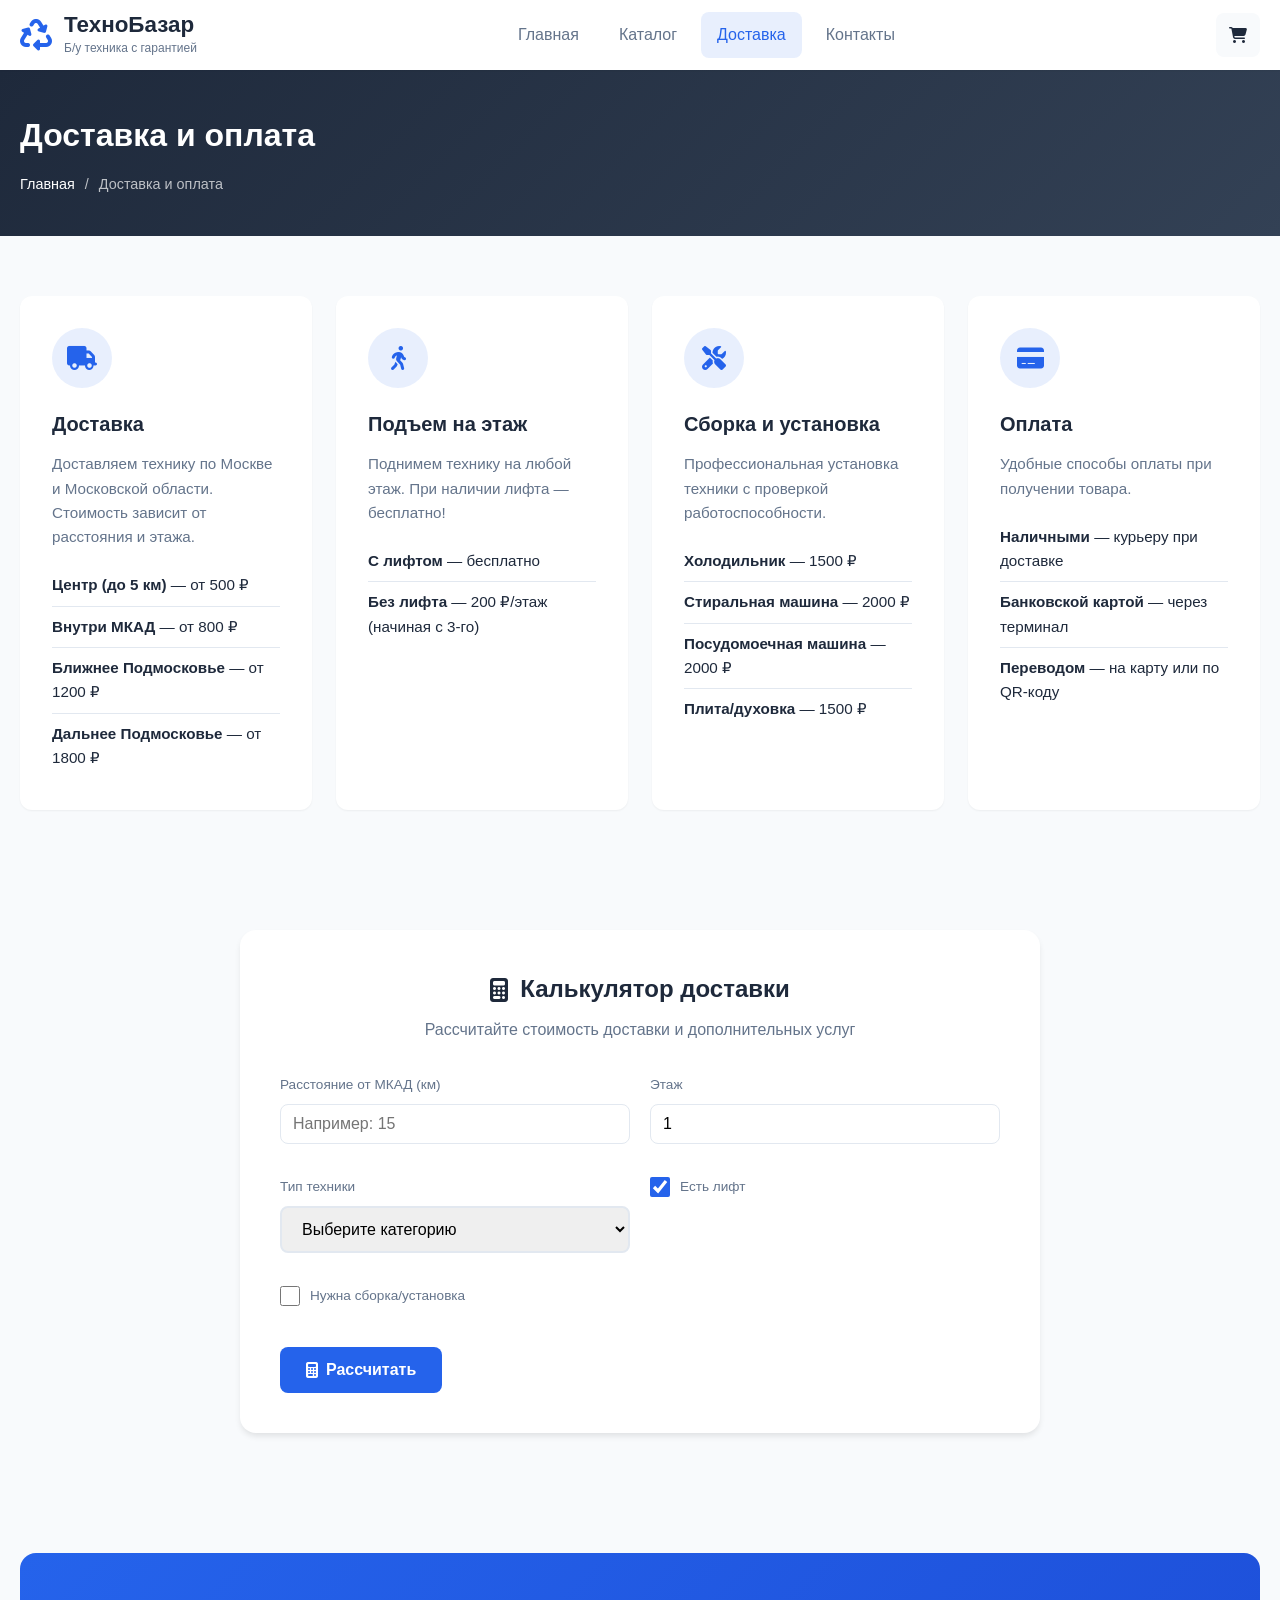
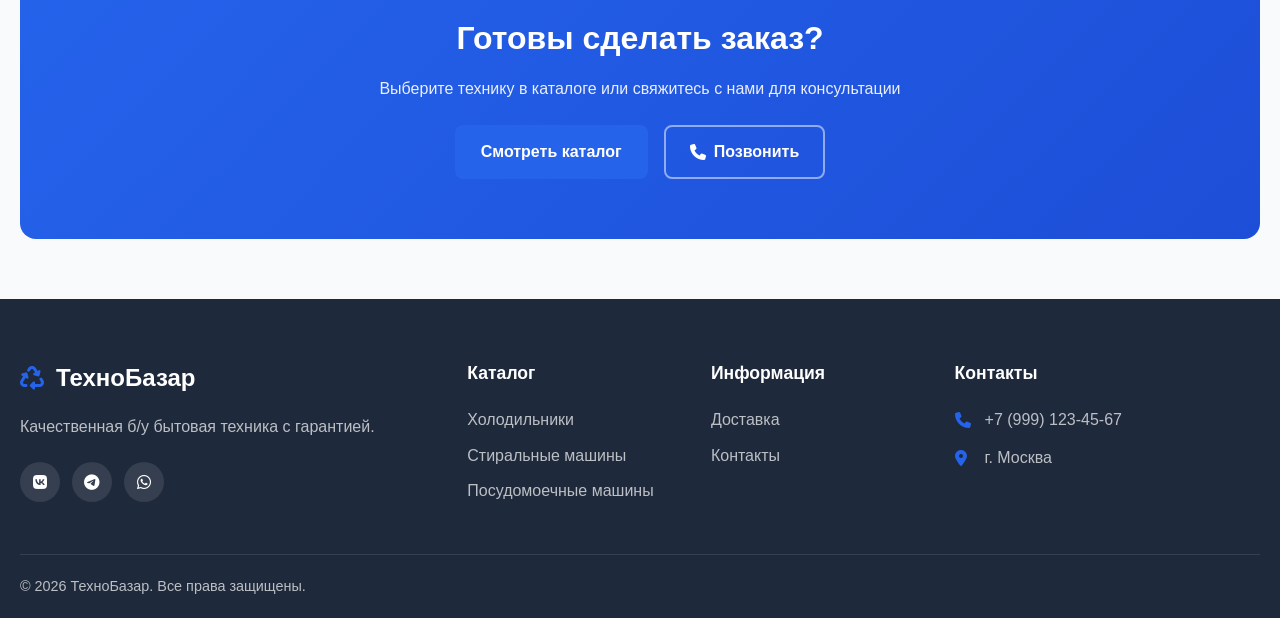
<file: delivery.html>
<!DOCTYPE html>
<html lang="ru">
<head>
    <meta charset="UTF-8">
    <meta name="viewport" content="width=device-width, initial-scale=1.0">
    <title>Доставка и оплата - ТехноБазар</title>
    <link rel="icon" type="image/svg+xml" href="images/favicon.svg">
    <link rel="stylesheet" href="css/style.css">
    <link rel="stylesheet" href="https://cdnjs.cloudflare.com/ajax/libs/font-awesome/6.4.0/css/all.min.css">
</head>
<body>
    <!-- Header -->
    <header class="header">
        <div class="container">
            <div class="header-content">
                <a href="index.html" class="logo">
                    <i class="fas fa-recycle"></i>
                    <div class="logo-text">
                        <span class="logo-name">ТехноБазар</span>
                        <span class="logo-tagline">Б/у техника с гарантией</span>
                    </div>
                </a>
                
                <nav class="main-nav" id="mainNav">
                    <a href="index.html">Главная</a>
                    <a href="catalog.html">Каталог</a>
                    <a href="delivery.html" class="active">Доставка</a>
                    <a href="contacts.html">Контакты</a>
                </nav>
                
                <div class="header-actions">
                    <a href="cart.html" class="cart-btn">
                        <i class="fas fa-shopping-cart"></i>
                        <span class="cart-count" id="cartCount">0</span>
                    </a>
                    <button class="mobile-menu-btn" id="mobileMenuBtn">
                        <i class="fas fa-bars"></i>
                    </button>
                </div>
            </div>
        </div>
    </header>

    <!-- Page Header -->
    <section class="page-header">
        <div class="container">
            <h1>Доставка и оплата</h1>
            <nav class="breadcrumbs">
                <a href="index.html">Главная</a>
                <span>/</span>
                <span>Доставка и оплата</span>
            </nav>
        </div>
    </section>

    <!-- Delivery Info Section -->
    <section class="info-section">
        <div class="container">
            <div class="info-grid">
                <div class="info-card">
                    <div class="info-icon">
                        <i class="fas fa-truck"></i>
                    </div>
                    <h3>Доставка</h3>
                    <p>Доставляем технику по Москве и Московской области. Стоимость зависит от расстояния и этажа.</p>
                    <ul>
                        <li><strong>Центр (до 5 км)</strong> — от 500 ₽</li>
                        <li><strong>Внутри МКАД</strong> — от 800 ₽</li>
                        <li><strong>Ближнее Подмосковье</strong> — от 1200 ₽</li>
                        <li><strong>Дальнее Подмосковье</strong> — от 1800 ₽</li>
                    </ul>
                </div>
                
                <div class="info-card">
                    <div class="info-icon">
                        <i class="fas fa-walking"></i>
                    </div>
                    <h3>Подъем на этаж</h3>
                    <p>Поднимем технику на любой этаж. При наличии лифта — бесплатно!</p>
                    <ul>
                        <li><strong>С лифтом</strong> — бесплатно</li>
                        <li><strong>Без лифта</strong> — 200 ₽/этаж (начиная с 3-го)</li>
                    </ul>
                </div>
                
                <div class="info-card">
                    <div class="info-icon">
                        <i class="fas fa-tools"></i>
                    </div>
                    <h3>Сборка и установка</h3>
                    <p>Профессиональная установка техники с проверкой работоспособности.</p>
                    <ul>
                        <li><strong>Холодильник</strong> — 1500 ₽</li>
                        <li><strong>Стиральная машина</strong> — 2000 ₽</li>
                        <li><strong>Посудомоечная машина</strong> — 2000 ₽</li>
                        <li><strong>Плита/духовка</strong> — 1500 ₽</li>
                    </ul>
                </div>
                
                <div class="info-card">
                    <div class="info-icon">
                        <i class="fas fa-credit-card"></i>
                    </div>
                    <h3>Оплата</h3>
                    <p>Удобные способы оплаты при получении товара.</p>
                    <ul>
                        <li><strong>Наличными</strong> — курьеру при доставке</li>
                        <li><strong>Банковской картой</strong> — через терминал</li>
                        <li><strong>Переводом</strong> — на карту или по QR-коду</li>
                    </ul>
                </div>
            </div>
        </div>
    </section>

    <!-- Delivery Calculator Section -->
    <section class="calculator-section">
        <div class="container">
            <div class="calculator-box">
                <h2><i class="fas fa-calculator"></i> Калькулятор доставки</h2>
                <p>Рассчитайте стоимость доставки и дополнительных услуг</p>
                
                <div class="calculator-form">
                    <div class="calc-row">
                        <div class="calc-field">
                            <label>Расстояние от МКАД (км)</label>
                            <input type="number" id="calcDistance" placeholder="Например: 15" min="0">
                        </div>
                        <div class="calc-field">
                            <label>Этаж</label>
                            <input type="number" id="calcFloor" placeholder="Например: 5" min="1" value="1">
                        </div>
                    </div>
                    
                    <div class="calc-row">
                        <div class="calc-field">
                            <label>Тип техники</label>
                            <select id="calcCategory">
                                <option value="">Выберите категорию</option>
                                <option value="refrigerator">Холодильник</option>
                                <option value="washingMachine">Стиральная машина</option>
                                <option value="dishwasher">Посудомоечная машина</option>
                                <option value="oven">Духовка/Плита</option>
                                <option value="microwave">Микроволновка</option>
                                <option value="vacuumCleaner">Пылесос</option>
                            </select>
                        </div>
                        <div class="calc-field checkbox-field">
                            <label>
                                <input type="checkbox" id="calcElevator" checked>
                                <span>Есть лифт</span>
                            </label>
                        </div>
                    </div>
                    
                    <div class="calc-row">
                        <div class="calc-field checkbox-field">
                            <label>
                                <input type="checkbox" id="calcAssembly">
                                <span>Нужна сборка/установка</span>
                            </label>
                        </div>
                    </div>
                    
                    <button class="btn btn-primary" id="calcButton">
                        <i class="fas fa-calculator"></i> Рассчитать
                    </button>
                    
                    <div class="calculator-result" id="calcResult" style="display: none;">
                        <h3>Результат расчета</h3>
                        <div class="result-items">
                            <div class="result-item">
                                <span>Доставка:</span>
                                <strong id="resultDelivery">0 ₽</strong>
                            </div>
                            <div class="result-item" id="resultFloorRow">
                                <span>Подъем без лифта:</span>
                                <strong id="resultFloor">0 ₽</strong>
                            </div>
                            <div class="result-item" id="resultAssemblyRow">
                                <span>Сборка/установка:</span>
                                <strong id="resultAssembly">0 ₽</strong>
                            </div>
                        </div>
                        <div class="result-total">
                            <span>Итого:</span>
                            <strong id="resultTotal">0 ₽</strong>
                        </div>
                    </div>
                </div>
            </div>
        </div>
    </section>

    <!-- CTA Section -->
    <section class="cta-section">
        <div class="container">
            <div class="cta-box">
                <h2>Готовы сделать заказ?</h2>
                <p>Выберите технику в каталоге или свяжитесь с нами для консультации</p>
                <div class="cta-buttons">
                    <a href="catalog.html" class="btn btn-primary">Смотреть каталог</a>
                    <a href="tel:+79991234567" class="btn btn-outline">
                        <i class="fas fa-phone"></i> Позвонить
                    </a>
                </div>
            </div>
        </div>
    </section>

    <!-- Footer -->
    <footer class="footer">
        <div class="container">
            <div class="footer-content">
                <div class="footer-about">
                    <div class="footer-logo">
                        <i class="fas fa-recycle"></i>
                        <span>ТехноБазар</span>
                    </div>
                    <p>Качественная б/у бытовая техника с гарантией.</p>
                    <div class="social-links">
                        <a href="#"><i class="fab fa-vk"></i></a>
                        <a href="#"><i class="fab fa-telegram"></i></a>
                        <a href="#"><i class="fab fa-whatsapp"></i></a>
                    </div>
                </div>
                <div class="footer-links">
                    <h4>Каталог</h4>
                    <ul>
                        <li><a href="catalog.html?category=refrigerators">Холодильники</a></li>
                        <li><a href="catalog.html?category=washing-machines">Стиральные машины</a></li>
                        <li><a href="catalog.html?category=dishwashers">Посудомоечные машины</a></li>
                    </ul>
                </div>
                <div class="footer-links">
                    <h4>Информация</h4>
                    <ul>
                        <li><a href="delivery.html">Доставка</a></li>
                        <li><a href="contacts.html">Контакты</a></li>
                    </ul>
                </div>
                <div class="footer-contacts">
                    <h4>Контакты</h4>
                    <p><i class="fas fa-phone"></i> +7 (999) 123-45-67</p>
                    <p><i class="fas fa-map-marker-alt"></i> г. Москва</p>
                </div>
            </div>
            <div class="footer-bottom">
                <p>&copy; 2026 ТехноБазар. Все права защищены.</p>
            </div>
        </div>
    </footer>

    <script src="js/data.js"></script>
    <script src="js/cart.js"></script>
    <script src="js/delivery-calc.js"></script>
</body>
</html>
</file>
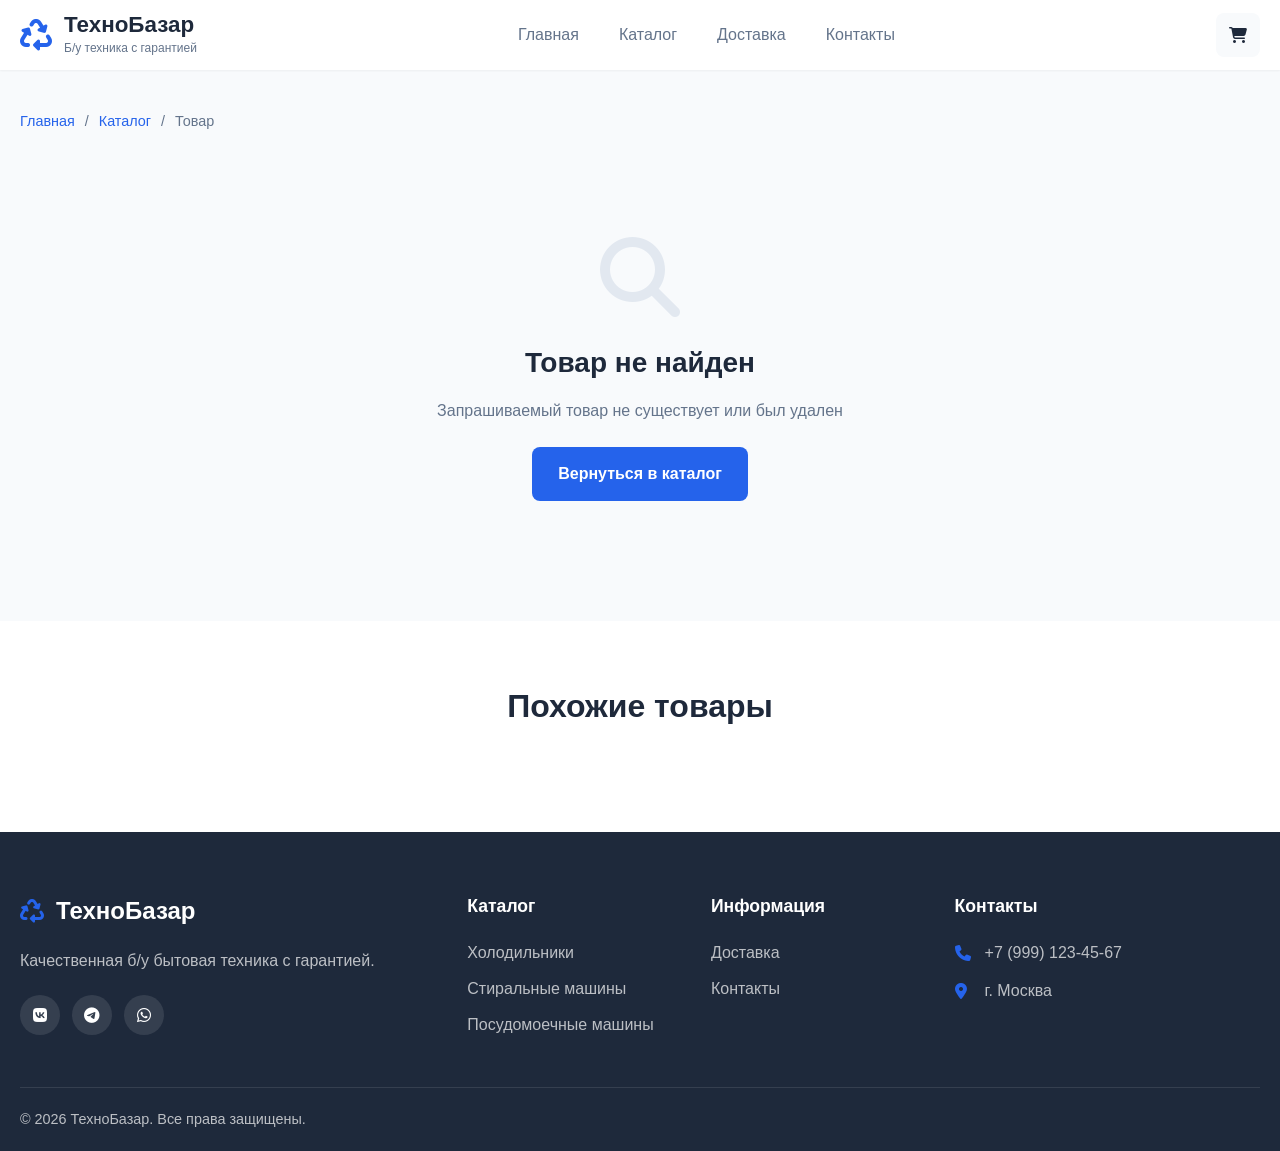
<file: product.html>
<!DOCTYPE html>
<html lang="ru">
<head>
    <meta charset="UTF-8">
    <meta name="viewport" content="width=device-width, initial-scale=1.0">
    <title>Товар - ТехноБазар</title>
    <link rel="icon" type="image/svg+xml" href="images/favicon.svg">
    <link rel="stylesheet" href="css/style.css">
    <link rel="stylesheet" href="https://cdnjs.cloudflare.com/ajax/libs/font-awesome/6.4.0/css/all.min.css">
</head>
<body>
    <!-- Header -->
    <header class="header">
        <div class="container">
            <div class="header-content">
                <a href="index.html" class="logo">
                    <i class="fas fa-recycle"></i>
                    <div class="logo-text">
                        <span class="logo-name">ТехноБазар</span>
                        <span class="logo-tagline">Б/у техника с гарантией</span>
                    </div>
                </a>
                
                <nav class="main-nav" id="mainNav">
                    <a href="index.html">Главная</a>
                    <a href="catalog.html">Каталог</a>
                    <a href="delivery.html">Доставка</a>
                    <a href="contacts.html">Контакты</a>
                </nav>
                
                <div class="header-actions">
                    <a href="cart.html" class="cart-btn">
                        <i class="fas fa-shopping-cart"></i>
                        <span class="cart-count" id="cartCount">0</span>
                    </a>
                    <button class="mobile-menu-btn" id="mobileMenuBtn">
                        <i class="fas fa-bars"></i>
                    </button>
                </div>
            </div>
        </div>
    </header>

    <!-- Product Detail Section -->
    <section class="product-section">
        <div class="container">
            <nav class="breadcrumbs" id="breadcrumbs">
                <a href="index.html">Главная</a>
                <span>/</span>
                <a href="catalog.html">Каталог</a>
                <span>/</span>
                <span id="breadcrumbProductName">Товар</span>
            </nav>
            
            <div class="product-detail" id="productDetail">
                <!-- Product content loaded by JS -->
            </div>
        </div>
    </section>

    <!-- Similar Products -->
    <section class="similar-products-section">
        <div class="container">
            <h2 class="section-title">Похожие товары</h2>
            <div class="products-grid" id="similarProducts">
                <!-- Generated by JS -->
            </div>
        </div>
    </section>

    <!-- Footer -->
    <footer class="footer">
        <div class="container">
            <div class="footer-content">
                <div class="footer-about">
                    <div class="footer-logo">
                        <i class="fas fa-recycle"></i>
                        <span>ТехноБазар</span>
                    </div>
                    <p>Качественная б/у бытовая техника с гарантией.</p>
                    <div class="social-links">
                        <a href="#"><i class="fab fa-vk"></i></a>
                        <a href="#"><i class="fab fa-telegram"></i></a>
                        <a href="#"><i class="fab fa-whatsapp"></i></a>
                    </div>
                </div>
                <div class="footer-links">
                    <h4>Каталог</h4>
                    <ul>
                        <li><a href="catalog.html?category=refrigerators">Холодильники</a></li>
                        <li><a href="catalog.html?category=washing-machines">Стиральные машины</a></li>
                        <li><a href="catalog.html?category=dishwashers">Посудомоечные машины</a></li>
                    </ul>
                </div>
                <div class="footer-links">
                    <h4>Информация</h4>
                    <ul>
                        <li><a href="delivery.html">Доставка</a></li>
                        <li><a href="contacts.html">Контакты</a></li>
                    </ul>
                </div>
                <div class="footer-contacts">
                    <h4>Контакты</h4>
                    <p><i class="fas fa-phone"></i> +7 (999) 123-45-67</p>
                    <p><i class="fas fa-map-marker-alt"></i> г. Москва</p>
                </div>
            </div>
            <div class="footer-bottom">
                <p>&copy; 2026 ТехноБазар. Все права защищены.</p>
            </div>
        </div>
    </footer>

    <script src="js/data.js"></script>
    <script src="js/cart.js"></script>
    <script src="js/product.js"></script>
</body>
</html>
</file>
<file: css/style.css>
/* ============================================
   ТЕХНОБАЗАР - Main Styles
   ============================================ */

/* CSS Variables */
:root {
    --primary: #2563eb;
    --primary-dark: #1d4ed8;
    --primary-light: #3b82f6;
    --secondary: #10b981;
    --accent: #f59e0b;
    --dark: #1e293b;
    --light: #f8fafc;
    --gray: #64748b;
    --gray-light: #e2e8f0;
    --danger: #ef4444;
    --success: #22c55e;
    --warning: #f59e0b;
    --white: #ffffff;
    --shadow-sm: 0 1px 2px rgba(0, 0, 0, 0.05);
    --shadow: 0 4px 6px -1px rgba(0, 0, 0, 0.1);
    --shadow-lg: 0 10px 15px -3px rgba(0, 0, 0, 0.1);
    --radius-sm: 8px;
    --radius: 12px;
    --radius-lg: 16px;
    --transition: all 0.3s ease;
}

/* Reset & Base */
*, *::before, *::after {
    box-sizing: border-box;
    margin: 0;
    padding: 0;
}

html {
    font-size: 16px;
    scroll-behavior: smooth;
}

body {
    font-family: -apple-system, BlinkMacSystemFont, 'Segoe UI', Roboto, 'Helvetica Neue', Arial, sans-serif;
    line-height: 1.6;
    color: var(--dark);
    background: var(--light);
}

a {
    color: inherit;
    text-decoration: none;
}

img {
    max-width: 100%;
    height: auto;
    display: block;
}

button {
    font-family: inherit;
    cursor: pointer;
}

/* Container */
.container {
    max-width: 1280px;
    margin: 0 auto;
    padding: 0 20px;
}

/* ============================================
   HEADER
   ============================================ */
.header {
    background: var(--white);
    box-shadow: var(--shadow-sm);
    position: sticky;
    top: 0;
    z-index: 100;
}

.header-content {
    display: flex;
    align-items: center;
    justify-content: space-between;
    height: 70px;
}

.logo {
    display: flex;
    align-items: center;
    gap: 12px;
}

.logo i {
    font-size: 2rem;
    color: var(--primary);
}

.logo-text {
    display: flex;
    flex-direction: column;
}

.logo-name {
    font-size: 1.4rem;
    font-weight: 700;
    color: var(--dark);
    line-height: 1.2;
}

.logo-tagline {
    font-size: 0.75rem;
    color: var(--gray);
}

.main-nav {
    display: flex;
    gap: 8px;
}

.main-nav a {
    padding: 10px 16px;
    border-radius: var(--radius-sm);
    font-weight: 500;
    color: var(--gray);
    transition: var(--transition);
}

.main-nav a:hover,
.main-nav a.active {
    color: var(--primary);
    background: rgba(37, 99, 235, 0.1);
}

.header-actions {
    display: flex;
    align-items: center;
    gap: 16px;
}

.cart-btn {
    position: relative;
    width: 44px;
    height: 44px;
    display: flex;
    align-items: center;
    justify-content: center;
    background: var(--light);
    border-radius: var(--radius-sm);
    color: var(--dark);
    transition: var(--transition);
}

.cart-btn:hover {
    background: var(--primary);
    color: var(--white);
}

.cart-btn.active {
    background: var(--primary);
    color: var(--white);
}

.cart-count {
    position: absolute;
    top: -5px;
    right: -5px;
    background: var(--danger);
    color: white;
    font-size: 0.7rem;
    font-weight: 700;
    width: 20px;
    height: 20px;
    border-radius: 50%;
    display: flex;
    align-items: center;
    justify-content: center;
    display: none;
}

.mobile-menu-btn {
    display: none;
    width: 44px;
    height: 44px;
    background: none;
    border: none;
    font-size: 1.3rem;
    color: var(--dark);
}

/* ============================================
   HERO SECTION
   ============================================ */
.hero {
    background: linear-gradient(135deg, var(--primary) 0%, var(--primary-dark) 100%);
    color: white;
    padding: 80px 0;
    text-align: center;
}

.hero-content h1 {
    font-size: 3rem;
    font-weight: 800;
    margin-bottom: 20px;
    line-height: 1.2;
}

.hero-content p {
    font-size: 1.25rem;
    opacity: 0.9;
    max-width: 600px;
    margin: 0 auto 32px;
}

.hero-buttons {
    display: flex;
    gap: 16px;
    justify-content: center;
    flex-wrap: wrap;
}

/* Buttons */
.btn {
    display: inline-flex;
    align-items: center;
    justify-content: center;
    gap: 8px;
    padding: 12px 24px;
    border-radius: var(--radius-sm);
    font-weight: 600;
    font-size: 1rem;
    border: 2px solid transparent;
    transition: var(--transition);
    cursor: pointer;
}

.btn-primary {
    background: var(--primary);
    color: white;
}

.btn-primary:hover {
    background: var(--primary-dark);
    transform: translateY(-2px);
    box-shadow: var(--shadow-lg);
}

.btn-outline {
    background: transparent;
    color: white;
    border-color: rgba(255, 255, 255, 0.5);
}

.btn-outline:hover {
    background: rgba(255, 255, 255, 0.1);
    border-color: white;
}

.btn-white {
    background: white;
    color: var(--primary);
}

.btn-white:hover {
    background: var(--light);
}

.btn-lg {
    padding: 16px 32px;
    font-size: 1.1rem;
}

.btn-sm {
    padding: 8px 16px;
    font-size: 0.9rem;
}

.btn-block {
    width: 100%;
}

.btn-text {
    background: none;
    color: var(--gray);
    padding: 8px;
}

.btn-text:hover {
    color: var(--danger);
}

.btn:disabled {
    opacity: 0.5;
    cursor: not-allowed;
}

/* ============================================
   CATEGORIES SECTION
   ============================================ */
.categories-section {
    padding: 60px 0;
}

.section-title {
    font-size: 2rem;
    font-weight: 700;
    text-align: center;
    margin-bottom: 40px;
    color: var(--dark);
}

.categories-grid {
    display: grid;
    grid-template-columns: repeat(auto-fit, minmax(280px, 1fr));
    gap: 24px;
}

.category-card {
    background: white;
    padding: 32px;
    border-radius: var(--radius);
    text-align: center;
    box-shadow: var(--shadow-sm);
    transition: var(--transition);
    border: 2px solid transparent;
}

.category-card:hover {
    transform: translateY(-5px);
    box-shadow: var(--shadow-lg);
    border-color: var(--primary);
}

.category-icon {
    font-size: 3rem;
    margin-bottom: 16px;
}

.category-card h3 {
    font-size: 1.25rem;
    margin-bottom: 8px;
}

.category-card p {
    color: var(--gray);
    font-size: 0.95rem;
    margin-bottom: 16px;
}

.category-link {
    color: var(--primary);
    font-weight: 600;
    display: inline-flex;
    align-items: center;
    gap: 6px;
}

.category-link i {
    transition: transform 0.2s;
}

.category-card:hover .category-link i {
    transform: translateX(4px);
}

/* ============================================
   PRODUCTS SECTION
   ============================================ */
.products-section {
    padding: 60px 0;
    background: white;
}

.section-header {
    display: flex;
    justify-content: space-between;
    align-items: center;
    margin-bottom: 40px;
}

.view-all {
    color: var(--primary);
    font-weight: 600;
    display: flex;
    align-items: center;
    gap: 6px;
}

.view-all:hover {
    gap: 10px;
}

.products-grid {
    display: grid;
    grid-template-columns: repeat(auto-fill, minmax(280px, 1fr));
    gap: 24px;
}

.product-card {
    background: white;
    border-radius: var(--radius);
    overflow: hidden;
    box-shadow: var(--shadow-sm);
    transition: var(--transition);
    border: 1px solid var(--gray-light);
    display: flex;
    flex-direction: column;
    height: 100%;
}

.product-card .product-link {
    flex: 1;
    display: flex;
    flex-direction: column;
}

.product-card:hover {
    transform: translateY(-5px);
    box-shadow: var(--shadow-lg);
}

.product-link {
    display: block;
}

.product-image {
    position: relative;
    aspect-ratio: 1;
    overflow: hidden;
    background: var(--light);
}

.product-image img {
    width: 100%;
    height: 100%;
    object-fit: cover;
    transition: transform 0.5s;
}

.product-card:hover .product-image img {
    transform: scale(1.05);
}

.product-badge {
    position: absolute;
    top: 12px;
    left: 12px;
    background: var(--danger);
    color: white;
    padding: 4px 12px;
    border-radius: 20px;
    font-size: 0.8rem;
    font-weight: 600;
}

.product-badge.popular {
    background: var(--accent);
}

.product-info {
    padding: 20px;
}

.product-category {
    font-size: 0.85rem;
    color: var(--primary);
    font-weight: 600;
    text-transform: uppercase;
    letter-spacing: 0.5px;
}

.product-name {
    font-size: 1.1rem;
    font-weight: 600;
    margin: 8px 0 12px;
    color: var(--dark);
    line-height: 1.4;
}

.product-specs {
    display: flex;
    gap: 16px;
    margin-bottom: 16px;
}

.product-specs span {
    font-size: 0.85rem;
    color: var(--gray);
}

.product-specs i {
    color: var(--accent);
}

.product-price {
    display: flex;
    align-items: center;
    gap: 12px;
}

.current-price {
    font-size: 1.4rem;
    font-weight: 700;
    color: var(--primary);
}

.old-price {
    font-size: 1rem;
    color: var(--gray);
    text-decoration: line-through;
}

.add-to-cart {
    width: 100%;
    padding: 14px;
    background: var(--primary);
    color: white;
    border: none;
    font-weight: 600;
    transition: var(--transition);
    margin-top: auto;
}

.add-to-cart:hover {
    background: var(--primary-dark);
}

.no-products {
    text-align: center;
    padding: 40px;
    color: var(--gray);
}

/* ============================================
   FEATURES SECTION
   ============================================ */
.features-section {
    padding: 60px 0;
}

.features-grid {
    display: grid;
    grid-template-columns: repeat(auto-fit, minmax(250px, 1fr));
    gap: 24px;
}

.feature-card {
    text-align: center;
    padding: 32px 24px;
}

.feature-icon {
    width: 70px;
    height: 70px;
    background: rgba(37, 99, 235, 0.1);
    border-radius: 50%;
    display: flex;
    align-items: center;
    justify-content: center;
    margin: 0 auto 20px;
    font-size: 1.75rem;
    color: var(--primary);
}

.feature-card h3 {
    font-size: 1.2rem;
    margin-bottom: 12px;
}

.feature-card p {
    color: var(--gray);
    font-size: 0.95rem;
}

/* ============================================
   HOW TO BUY SECTION
   ============================================ */
.how-to-buy-section {
    padding: 60px 0;
    background: white;
}

.steps-grid {
    display: grid;
    grid-template-columns: repeat(auto-fit, minmax(220px, 1fr));
    gap: 24px;
}

.step-card {
    text-align: center;
    padding: 32px 24px;
    position: relative;
}

.step-number {
    width: 50px;
    height: 50px;
    background: var(--primary);
    color: white;
    border-radius: 50%;
    display: flex;
    align-items: center;
    justify-content: center;
    font-size: 1.25rem;
    font-weight: 700;
    margin: 0 auto 20px;
}

.step-card i {
    font-size: 2.5rem;
    color: var(--primary);
    margin-bottom: 16px;
}

.step-card h3 {
    font-size: 1.1rem;
    margin-bottom: 8px;
}

.step-card p {
    color: var(--gray);
    font-size: 0.9rem;
}
/* ============================================
   ТЕХНОБАЗАР - Main Styles (continued)
   ============================================ */

/* ============================================
   PAGE HEADER
   ============================================ */
.page-header {
    background: linear-gradient(135deg, var(--dark) 0%, #334155 100%);
    color: white;
    padding: 40px 0;
}

.page-header h1 {
    font-size: 2rem;
    font-weight: 700;
    margin-bottom: 12px;
}

.breadcrumbs {
    display: flex;
    align-items: center;
    gap: 10px;
    font-size: 0.9rem;
    color: rgba(255, 255, 255, 0.7);
}

.breadcrumbs a {
    color: white;
}

.breadcrumbs a:hover {
    text-decoration: underline;
}

/* ============================================
   SEARCH SECTION
   ============================================ */
.search-section {
    padding: 24px 0;
    background: white;
    border-bottom: 1px solid var(--gray-light);
}

.search-box {
    display: flex;
    max-width: 700px;
    margin: 0 auto;
    background: var(--light);
    border-radius: var(--radius);
    overflow: hidden;
    border: 2px solid var(--gray-light);
    transition: var(--transition);
}

.search-box:focus-within {
    border-color: var(--primary);
}

.search-box i {
    padding: 16px;
    color: var(--gray);
}

.search-box input {
    flex: 1;
    border: none;
    background: transparent;
    padding: 16px 0;
    font-size: 1rem;
    outline: none;
}

.search-btn {
    padding: 16px 24px;
    background: var(--primary);
    color: white;
    border: none;
    font-weight: 600;
    cursor: pointer;
}

.search-btn:hover {
    background: var(--primary-dark);
}

/* ============================================
   CATALOG SECTION
   ============================================ */
.catalog-section {
    padding: 40px 0;
}

.catalog-layout {
    display: grid;
    grid-template-columns: 280px 1fr;
    gap: 40px;
}

/* Filters Sidebar */
.filters-sidebar {
    background: white;
    border-radius: var(--radius);
    padding: 24px;
    height: fit-content;
    position: sticky;
    top: 90px;
}

.filters-header {
    display: flex;
    justify-content: space-between;
    align-items: center;
    margin-bottom: 24px;
    padding-bottom: 16px;
    border-bottom: 2px solid var(--gray-light);
}

.filters-header h3 {
    display: flex;
    align-items: center;
    gap: 8px;
    font-size: 1.1rem;
}

.close-filters {
    display: none;
    background: none;
    border: none;
    font-size: 1.2rem;
    color: var(--gray);
    cursor: pointer;
}

.filter-group {
    margin-bottom: 24px;
}

.filter-title {
    font-size: 1rem;
    font-weight: 600;
    margin-bottom: 12px;
    color: var(--dark);
}

.filter-options {
    display: flex;
    flex-direction: column;
    gap: 8px;
}

.filter-checkbox {
    display: flex;
    align-items: center;
    gap: 10px;
    cursor: pointer;
    padding: 6px 0;
    font-size: 0.95rem;
    color: var(--gray);
    transition: var(--transition);
}

.filter-checkbox:hover {
    color: var(--primary);
}

.filter-checkbox input {
    width: 18px;
    height: 18px;
    accent-color: var(--primary);
    cursor: pointer;
}

.price-range {
    display: flex;
    align-items: center;
    gap: 8px;
    width: 100%;
}

.price-range input {
    flex: 1 1 0;
    min-width: 0;
    width: 0;
    padding: 10px 8px;
    border: 1px solid var(--gray-light);
    border-radius: var(--radius-sm);
    font-size: 0.9rem;
}

.price-range span {
    color: var(--gray);
    flex-shrink: 0;
}

/* Products Area */
.products-toolbar {
    display: flex;
    justify-content: space-between;
    align-items: center;
    margin-bottom: 24px;
    flex-wrap: wrap;
    gap: 16px;
}

.filters-toggle {
    display: none;
    padding: 10px 16px;
    background: white;
    border: 1px solid var(--gray-light);
    border-radius: var(--radius-sm);
    font-weight: 600;
    gap: 8px;
}

.products-count {
    color: var(--gray);
}

.sort-select select {
    padding: 10px 16px;
    border: 1px solid var(--gray-light);
    border-radius: var(--radius-sm);
    background: white;
    font-size: 0.95rem;
    cursor: pointer;
}

.no-results {
    text-align: center;
    padding: 60px 20px;
}

.no-results i {
    font-size: 4rem;
    color: var(--gray-light);
    margin-bottom: 20px;
}

.no-results h3 {
    font-size: 1.5rem;
    margin-bottom: 12px;
}

.no-results p {
    color: var(--gray);
    margin-bottom: 24px;
}

/* ============================================
   PRODUCT DETAIL PAGE
   ============================================ */
.product-section {
    padding: 40px 0;
}

.product-section .breadcrumbs {
    margin-bottom: 24px;
    color: var(--gray);
}

.product-section .breadcrumbs a {
    color: var(--primary);
}

.product-detail {
    display: grid;
    grid-template-columns: 1fr 1fr;
    gap: 60px;
}

/* Product Gallery */
.product-gallery {
    position: sticky;
    top: 90px;
    height: fit-content;
}

.main-image {
    position: relative;
    border-radius: var(--radius);
    overflow: hidden;
    background: var(--light);
    aspect-ratio: 1;
}

.main-image img {
    width: 100%;
    height: 100%;
    object-fit: cover;
}

.discount-badge {
    position: absolute;
    top: 20px;
    left: 20px;
    background: var(--danger);
    color: white;
    padding: 8px 16px;
    border-radius: var(--radius-sm);
    font-weight: 700;
    font-size: 1.1rem;
}

.thumbnail-list {
    display: flex;
    gap: 12px;
    margin-top: 16px;
}

.thumbnail {
    width: 80px;
    height: 80px;
    border-radius: var(--radius-sm);
    overflow: hidden;
    cursor: pointer;
    border: 2px solid transparent;
    opacity: 0.7;
    transition: var(--transition);
}

.thumbnail:hover,
.thumbnail.active {
    border-color: var(--primary);
    opacity: 1;
}

.thumbnail img {
    width: 100%;
    height: 100%;
    object-fit: cover;
}

/* Product Details */
.product-details {
    padding: 20px 0;
}

.product-header {
    margin-bottom: 24px;
}

.product-header .product-category {
    font-size: 0.9rem;
}

.product-header h1 {
    font-size: 2rem;
    font-weight: 700;
    margin: 12px 0 16px;
}

.product-meta {
    display: flex;
    flex-wrap: wrap;
    gap: 16px;
}

.meta-item {
    display: flex;
    align-items: center;
    gap: 6px;
    padding: 6px 14px;
    background: var(--light);
    border-radius: 20px;
    font-size: 0.9rem;
    color: var(--gray);
}

.meta-item i {
    color: var(--accent);
}

.meta-item.available {
    background: rgba(34, 197, 94, 0.1);
    color: var(--success);
}

.meta-item.available i {
    color: var(--success);
}

.meta-item.unavailable {
    background: rgba(239, 68, 68, 0.1);
    color: var(--danger);
}

.meta-item.condition-excellent,
.meta-item.condition-new {
    background: rgba(34, 197, 94, 0.1);
    color: var(--success);
}

.meta-item.condition-good {
    background: rgba(245, 158, 11, 0.1);
    color: var(--accent);
}

.product-price-block {
    background: var(--light);
    padding: 24px;
    border-radius: var(--radius);
    margin-bottom: 24px;
}

.price-main {
    display: flex;
    align-items: center;
    gap: 16px;
    margin-bottom: 8px;
}

.price-main .current-price {
    font-size: 2.5rem;
}

.price-main .old-price {
    font-size: 1.25rem;
}

.economy {
    color: var(--success);
    font-weight: 600;
}

.product-description {
    margin-bottom: 32px;
}

.product-description h3,
.product-specs-block h3 {
    font-size: 1.2rem;
    margin-bottom: 16px;
    padding-bottom: 10px;
    border-bottom: 2px solid var(--gray-light);
}

.product-description p {
    color: var(--gray);
    line-height: 1.8;
}

.specs-table {
    width: 100%;
}

.specs-table tr {
    border-bottom: 1px solid var(--gray-light);
}

.specs-table td {
    padding: 12px 0;
}

.specs-table td:first-child {
    color: var(--gray);
    width: 50%;
}

.specs-table td:last-child {
    font-weight: 600;
}

.product-actions {
    display: flex;
    gap: 16px;
    margin: 32px 0;
}

.quantity-selector {
    display: flex;
    align-items: center;
    border: 2px solid var(--gray-light);
    border-radius: var(--radius-sm);
    overflow: hidden;
}

.qty-btn {
    width: 48px;
    height: 48px;
    background: none;
    border: none;
    font-size: 1.25rem;
    font-weight: 600;
    color: var(--dark);
    cursor: pointer;
    transition: var(--transition);
}

.qty-btn:hover {
    background: var(--light);
}

.quantity-selector input {
    width: 60px;
    height: 48px;
    border: none;
    text-align: center;
    font-size: 1rem;
    font-weight: 600;
}

.add-to-cart-main {
    flex: 1;
}

.product-benefits {
    display: grid;
    grid-template-columns: repeat(3, 1fr);
    gap: 16px;
}

.benefit-item {
    text-align: center;
    padding: 20px;
    background: var(--light);
    border-radius: var(--radius);
}

.benefit-item i {
    font-size: 1.5rem;
    color: var(--primary);
    margin-bottom: 8px;
}

.benefit-item span {
    display: block;
    font-size: 0.85rem;
    color: var(--gray);
}

.not-found {
    text-align: center;
    padding: 80px 20px;
    grid-column: 1 / -1;
}

.not-found i {
    font-size: 5rem;
    color: var(--gray-light);
    margin-bottom: 24px;
}

.not-found h2 {
    font-size: 1.75rem;
    margin-bottom: 12px;
}

.not-found p {
    color: var(--gray);
    margin-bottom: 24px;
}

/* Similar Products */
.similar-products-section {
    padding: 60px 0;
    background: white;
}


/* ============================================
   CART PAGE
   ============================================ */
.cart-section {
    padding: 40px 0 80px;
}

.cart-empty {
    text-align: center;
    padding: 80px 20px;
}

.cart-empty i {
    font-size: 5rem;
    color: var(--gray-light);
    margin-bottom: 24px;
}

.cart-empty h2 {
    font-size: 1.75rem;
    margin-bottom: 12px;
}

.cart-empty p {
    color: var(--gray);
    margin-bottom: 24px;
}

.cart-layout {
    display: grid;
    grid-template-columns: 1fr 380px;
    gap: 40px;
}

/* Cart Items */
.cart-item {
    display: grid;
    grid-template-columns: 100px 1fr auto auto auto;
    gap: 20px;
    align-items: center;
    padding: 24px;
    background: white;
    border-radius: var(--radius);
    margin-bottom: 16px;
    box-shadow: var(--shadow-sm);
}

.cart-item-image {
    width: 100px;
    height: 100px;
    border-radius: var(--radius-sm);
    overflow: hidden;
    background: var(--light);
}

.cart-item-image img {
    width: 100%;
    height: 100%;
    object-fit: cover;
}

.cart-item-info h4 {
    font-size: 1.1rem;
    margin-bottom: 6px;
}

.cart-item-info h4 a {
    color: var(--dark);
}

.cart-item-info h4 a:hover {
    color: var(--primary);
}

.cart-item-price {
    color: var(--primary);
    font-weight: 600;
    font-size: 1.1rem;
}

.cart-item-quantity {
    display: flex;
    align-items: center;
    border: 1px solid var(--gray-light);
    border-radius: var(--radius-sm);
    overflow: hidden;
}

.cart-item-quantity .qty-btn {
    width: 36px;
    height: 36px;
}

.cart-item-quantity input {
    width: 50px;
    height: 36px;
    border: none;
    text-align: center;
    font-weight: 600;
}

.cart-item-total {
    font-size: 1.2rem;
    font-weight: 700;
    color: var(--dark);
}

.cart-item-remove {
    width: 36px;
    height: 36px;
    background: none;
    border: none;
    color: var(--gray);
    font-size: 1.1rem;
    cursor: pointer;
    transition: var(--transition);
}

.cart-item-remove:hover {
    color: var(--danger);
}

.cart-actions {
    display: flex;
    justify-content: space-between;
    margin-top: 24px;
}

/* Cart Summary */
.cart-summary {
    background: white;
    border-radius: var(--radius);
    padding: 24px;
    box-shadow: var(--shadow-sm);
    height: fit-content;
    position: sticky;
    top: 90px;
}

.cart-summary h3 {
    font-size: 1.25rem;
    margin-bottom: 20px;
    padding-bottom: 16px;
    border-bottom: 2px solid var(--gray-light);
}

.summary-row {
    display: flex;
    justify-content: space-between;
    margin-bottom: 12px;
    color: var(--gray);
}

.summary-row.summary-total {
    margin-top: 20px;
    padding-top: 20px;
    border-top: 2px solid var(--gray-light);
    font-size: 1.25rem;
    font-weight: 700;
    color: var(--dark);
}

/* Delivery Calculator in Cart */
.delivery-calculator {
    background: var(--light);
    padding: 20px;
    border-radius: var(--radius-sm);
    margin: 20px 0;
}

.delivery-calculator h4 {
    font-size: 1rem;
    margin-bottom: 16px;
    display: flex;
    align-items: center;
    gap: 8px;
}

.calc-field {
    margin-bottom: 12px;
}

.calc-field label {
    display: block;
    font-size: 0.85rem;
    color: var(--gray);
    margin-bottom: 6px;
}

.calc-field input[type="number"] {
    width: 100%;
    padding: 10px 12px;
    border: 1px solid var(--gray-light);
    border-radius: var(--radius-sm);
}

.calc-field.checkbox label {
    display: flex;
    align-items: center;
    gap: 8px;
    cursor: pointer;
}

.calc-field.checkbox input {
    width: 18px;
    height: 18px;
    accent-color: var(--primary);
}

.delivery-result {
    margin-top: 16px;
    padding-top: 16px;
    border-top: 1px solid var(--gray-light);
}

.payment-info {
    display: flex;
    align-items: center;
    gap: 12px;
    padding: 16px;
    background: rgba(37, 99, 235, 0.05);
    border-radius: var(--radius-sm);
    margin-top: 20px;
}

.payment-info i {
    color: var(--primary);
    font-size: 1.25rem;
}

.payment-info p {
    font-size: 0.9rem;
    color: var(--gray);
}

/* Checkout Section */
.checkout-section {
    margin-top: 40px;
    padding-top: 40px;
    border-top: 1px solid var(--gray-light);
}

.checkout-section h2 {
    font-size: 1.5rem;
    margin-bottom: 24px;
}

.checkout-form {
    max-width: 700px;
}

.form-row {
    display: grid;
    grid-template-columns: 1fr 1fr;
    gap: 20px;
    margin-bottom: 20px;
}

.form-group {
    margin-bottom: 20px;
}

.form-group label {
    display: block;
    margin-bottom: 8px;
    font-weight: 500;
}

.form-group input,
.form-group select,
.form-group textarea {
    width: 100%;
    padding: 12px 16px;
    border: 2px solid var(--gray-light);
    border-radius: var(--radius-sm);
    font-size: 1rem;
    transition: var(--transition);
}

.form-group input:focus,
.form-group select:focus,
.form-group textarea:focus {
    outline: none;
    border-color: var(--primary);
}

.form-group.checkbox label {
    display: flex;
    align-items: center;
    gap: 10px;
    cursor: pointer;
}

.form-group.checkbox input {
    width: auto;
}

/* ============================================
   INFO PAGES (DELIVERY, CONTACTS)
   ============================================ */
.info-section {
    padding: 60px 0;
}

.info-grid {
    display: grid;
    grid-template-columns: repeat(auto-fit, minmax(280px, 1fr));
    gap: 24px;
}

.info-card {
    background: white;
    padding: 32px;
    border-radius: var(--radius);
    box-shadow: var(--shadow-sm);
}

.info-icon {
    width: 60px;
    height: 60px;
    background: rgba(37, 99, 235, 0.1);
    border-radius: 50%;
    display: flex;
    align-items: center;
    justify-content: center;
    margin-bottom: 20px;
    font-size: 1.5rem;
    color: var(--primary);
}

.info-card h3 {
    font-size: 1.25rem;
    margin-bottom: 12px;
}

.info-card p {
    color: var(--gray);
    margin-bottom: 16px;
    font-size: 0.95rem;
}

.info-card ul {
    list-style: none;
}

.info-card li {
    padding: 8px 0;
    border-bottom: 1px solid var(--gray-light);
    font-size: 0.95rem;
}

.info-card li:last-child {
    border-bottom: none;
}

/* Calculator Section */
.calculator-section {
    padding: 60px 0;
    background: var(--light);
}

.calculator-box {
    max-width: 800px;
    margin: 0 auto;
    background: white;
    padding: 40px;
    border-radius: var(--radius-lg);
    box-shadow: var(--shadow);
}

.calculator-box h2 {
    text-align: center;
    margin-bottom: 8px;
    display: flex;
    align-items: center;
    justify-content: center;
    gap: 12px;
}

.calculator-box > p {
    text-align: center;
    color: var(--gray);
    margin-bottom: 32px;
}

.calculator-form {
    margin-top: 24px;
}

.calc-row {
    display: grid;
    grid-template-columns: 1fr 1fr;
    gap: 20px;
    margin-bottom: 20px;
}

.calc-field label {
    display: block;
    margin-bottom: 8px;
    font-weight: 500;
}

.calc-field input,
.calc-field select {
    width: 100%;
    padding: 12px 16px;
    border: 2px solid var(--gray-light);
    border-radius: var(--radius-sm);
    font-size: 1rem;
}

.checkbox-field label {
    display: flex;
    align-items: center;
    gap: 10px;
    cursor: pointer;
}

.checkbox-field input {
    width: 20px;
    height: 20px;
    accent-color: var(--primary);
}

.calculator-result {
    background: var(--light);
    padding: 24px;
    border-radius: var(--radius);
    margin-top: 24px;
}

.calculator-result h3 {
    font-size: 1.1rem;
    margin-bottom: 16px;
    padding-bottom: 12px;
    border-bottom: 2px solid var(--gray-light);
}

.result-items {
    margin-bottom: 16px;
}

.result-item {
    display: flex;
    justify-content: space-between;
    padding: 10px 0;
    color: var(--gray);
}

.result-total {
    display: flex;
    justify-content: space-between;
    padding-top: 16px;
    border-top: 2px solid var(--gray-light);
    font-size: 1.25rem;
    font-weight: 700;
}

/* CTA Section */
.cta-section {
    padding: 60px 0;
}

.cta-box {
    background: linear-gradient(135deg, var(--primary) 0%, var(--primary-dark) 100%);
    color: white;
    padding: 60px;
    border-radius: var(--radius-lg);
    text-align: center;
}

.cta-box h2 {
    font-size: 2rem;
    margin-bottom: 12px;
}

.cta-box p {
    opacity: 0.9;
    margin-bottom: 24px;
}

.cta-buttons {
    display: flex;
    gap: 16px;
    justify-content: center;
}


/* ============================================
   CONTACTS PAGE
   ============================================ */
.contacts-section {
    padding: 60px 0;
}

.contacts-layout {
    display: grid;
    grid-template-columns: 1fr 1fr;
    gap: 60px;
}

.contact-info h2 {
    font-size: 2rem;
    margin-bottom: 12px;
}

.contact-info > p {
    color: var(--gray);
    margin-bottom: 32px;
}

.contact-cards {
    display: flex;
    flex-direction: column;
    gap: 20px;
    margin-bottom: 32px;
}

.contact-card {
    display: flex;
    align-items: flex-start;
    gap: 16px;
    padding: 20px;
    background: white;
    border-radius: var(--radius);
    box-shadow: var(--shadow-sm);
}

.contact-icon {
    width: 50px;
    height: 50px;
    background: rgba(37, 99, 235, 0.1);
    border-radius: 50%;
    display: flex;
    align-items: center;
    justify-content: center;
    color: var(--primary);
    font-size: 1.25rem;
    flex-shrink: 0;
}

.contact-details h4 {
    font-size: 1rem;
    margin-bottom: 8px;
}

.contact-details p,
.contact-details a {
    color: var(--gray);
}

.contact-details a:hover {
    color: var(--primary);
}

.map-link {
    color: var(--primary) !important;
    font-weight: 600;
    font-size: 0.9rem;
}

.working-hours {
    list-style: none;
}

.working-hours li {
    display: flex;
    justify-content: space-between;
    padding: 4px 0;
}

.working-hours span {
    font-weight: 600;
}

.social-block h4 {
    margin-bottom: 16px;
}

.social-links-large {
    display: flex;
    gap: 12px;
}

.social-link {
    display: flex;
    align-items: center;
    gap: 8px;
    padding: 12px 20px;
    border-radius: var(--radius-sm);
    color: white;
    font-weight: 600;
    transition: var(--transition);
}

.social-link:hover {
    transform: translateY(-3px);
}

.social-link.vk {
    background: #4a76a8;
}

.social-link.telegram {
    background: #0088cc;
}

.social-link.whatsapp {
    background: #25d366;
}

/* Contact Form */
.contact-form-wrapper {
    background: white;
    padding: 32px;
    border-radius: var(--radius);
    box-shadow: var(--shadow-sm);
}

.contact-form-wrapper h3 {
    font-size: 1.25rem;
    margin-bottom: 24px;
}

.contact-form .form-group {
    margin-bottom: 16px;
}

/* Map Section */
.map-section {
    padding: 60px 0 0;
}

.map-container {
    margin-top: 32px;
}

.map-container iframe {
    display: block;
}

/* ============================================
   MODAL
   ============================================ */
.modal {
    display: none;
    position: fixed;
    top: 0;
    left: 0;
    right: 0;
    bottom: 0;
    background: rgba(0, 0, 0, 0.5);
    z-index: 1000;
    align-items: center;
    justify-content: center;
    padding: 20px;
}

.modal.active {
    display: flex;
}

.modal-content {
    background: white;
    border-radius: var(--radius);
    max-width: 500px;
    width: 100%;
    padding: 40px;
    text-align: center;
    animation: modalSlide 0.3s ease;
}

@keyframes modalSlide {
    from {
        opacity: 0;
        transform: translateY(-30px);
    }
    to {
        opacity: 1;
        transform: translateY(0);
    }
}

.modal-success i {
    font-size: 4rem;
    color: var(--success);
    margin-bottom: 20px;
}

.modal-success h2 {
    font-size: 1.5rem;
    margin-bottom: 12px;
}

.modal-success p {
    color: var(--gray);
    margin-bottom: 20px;
}

.order-number {
    background: var(--light);
    padding: 12px 20px;
    border-radius: var(--radius-sm);
    font-size: 1.1rem;
    margin-bottom: 24px;
}

.order-number span {
    font-weight: 700;
    color: var(--primary);
}

/* ============================================
   FOOTER
   ============================================ */
.footer {
    background: var(--dark);
    color: rgba(255, 255, 255, 0.7);
    padding: 60px 0 0;
}

.footer-content {
    display: grid;
    grid-template-columns: 2fr 1fr 1fr 1.5fr;
    gap: 40px;
    padding-bottom: 40px;
    border-bottom: 1px solid rgba(255, 255, 255, 0.1);
}

.footer-logo {
    display: flex;
    align-items: center;
    gap: 12px;
    font-size: 1.5rem;
    font-weight: 700;
    color: white;
    margin-bottom: 16px;
}

.footer-logo i {
    color: var(--primary);
}

.footer-about p {
    margin-bottom: 20px;
    line-height: 1.8;
}

.social-links {
    display: flex;
    gap: 12px;
}

.social-links a {
    width: 40px;
    height: 40px;
    background: rgba(255, 255, 255, 0.1);
    border-radius: 50%;
    display: flex;
    align-items: center;
    justify-content: center;
    color: white;
    transition: var(--transition);
}

.social-links a:hover {
    background: var(--primary);
    transform: translateY(-3px);
}

.footer-links h4,
.footer-contacts h4 {
    color: white;
    font-size: 1.1rem;
    margin-bottom: 20px;
}

.footer-links ul {
    list-style: none;
}

.footer-links li {
    margin-bottom: 10px;
}

.footer-links a:hover {
    color: white;
}

.footer-contacts p {
    display: flex;
    align-items: center;
    gap: 10px;
    margin-bottom: 12px;
}

.footer-contacts i {
    color: var(--primary);
    width: 20px;
}

.footer-bottom {
    display: flex;
    justify-content: space-between;
    align-items: center;
    padding: 20px 0;
    font-size: 0.9rem;
}

.admin-link {
    display: flex;
    align-items: center;
    gap: 8px;
    color: rgba(255, 255, 255, 0.5);
    transition: var(--transition);
}

.admin-link:hover {
    color: white;
}

/* ============================================
   RESPONSIVE DESIGN
   ============================================ */
@media (max-width: 1024px) {
    .catalog-layout {
        grid-template-columns: 1fr;
    }
    
    .filters-sidebar {
        position: fixed;
        top: 0;
        left: 0;
        right: 0;
        bottom: 0;
        z-index: 200;
        border-radius: 0;
        transform: translateX(-100%);
        transition: transform 0.3s ease;
        overflow-y: auto;
    }
    
    .filters-sidebar.active {
        transform: translateX(0);
    }
    
    .close-filters {
        display: block;
    }
    
    .filters-toggle {
        display: flex;
    }
    
    .product-detail {
        grid-template-columns: 1fr;
        gap: 40px;
    }
    
    .product-gallery {
        position: static;
    }
    
    .cart-layout {
        grid-template-columns: 1fr;
    }
    
    .cart-summary {
        position: static;
    }
    
    .contacts-layout {
        grid-template-columns: 1fr;
    }
    
    .footer-content {
        grid-template-columns: 1fr 1fr;
    }
}

@media (max-width: 768px) {
    .main-nav {
        display: none;
        position: absolute;
        top: 70px;
        left: 0;
        right: 0;
        background: white;
        flex-direction: column;
        padding: 20px;
        box-shadow: var(--shadow);
    }
    
    .main-nav.active {
        display: flex;
    }
    
    .mobile-menu-btn {
        display: block;
    }
    
    .hero {
        padding: 60px 0;
    }
    
    .hero-content h1 {
        font-size: 2rem;
    }
    
    .section-title {
        font-size: 1.5rem;
    }
    
    .products-grid {
        grid-template-columns: repeat(2, 1fr);
        gap: 16px;
    }
    
    .product-card {
        font-size: 0.9rem;
    }
    
    .cart-item {
        grid-template-columns: 80px 1fr auto;
        gap: 12px;
    }
    
    .cart-item-image {
        width: 80px;
        height: 80px;
    }
    
    .cart-item-total,
    .cart-item-remove {
        grid-column: 3;
    }
    
    .cart-item-quantity {
        grid-column: 2;
        justify-self: start;
    }
    
    .form-row {
        grid-template-columns: 1fr;
        gap: 0;
    }
    
    .calc-row {
        grid-template-columns: 1fr;
    }
    
    .calc-row .checkbox-field {
        margin-top: 10px;
    }
    
    .product-benefits {
        grid-template-columns: 1fr;
    }
    
    .product-actions {
        flex-direction: column;
    }
    
    .cta-box {
        padding: 40px 24px;
    }
    
    .cta-box h2 {
        font-size: 1.5rem;
    }
    
    .cta-buttons {
        flex-direction: column;
    }
    
    .footer-content {
        grid-template-columns: 1fr;
        text-align: center;
        gap: 30px;
    }
    
    .social-links {
        justify-content: center;
    }
    
    .footer-contacts p {
        justify-content: center;
    }
    
    .footer-bottom {
        flex-direction: column;
        gap: 12px;
        text-align: center;
    }
    
    .info-grid,
    .features-grid,
    .steps-grid,
    .categories-grid {
        grid-template-columns: 1fr;
    }
}

@media (max-width: 480px) {
    .products-grid {
        grid-template-columns: 1fr;
    }
    
    .section-header {
        flex-direction: column;
        align-items: flex-start;
        gap: 12px;
    }
    
    .calculator-box {
        padding: 24px;
    }
    
    .hero-content h1 {
        font-size: 1.75rem;
    }
    
    .price-main .current-price {
        font-size: 1.75rem;
    }
}
</file>
